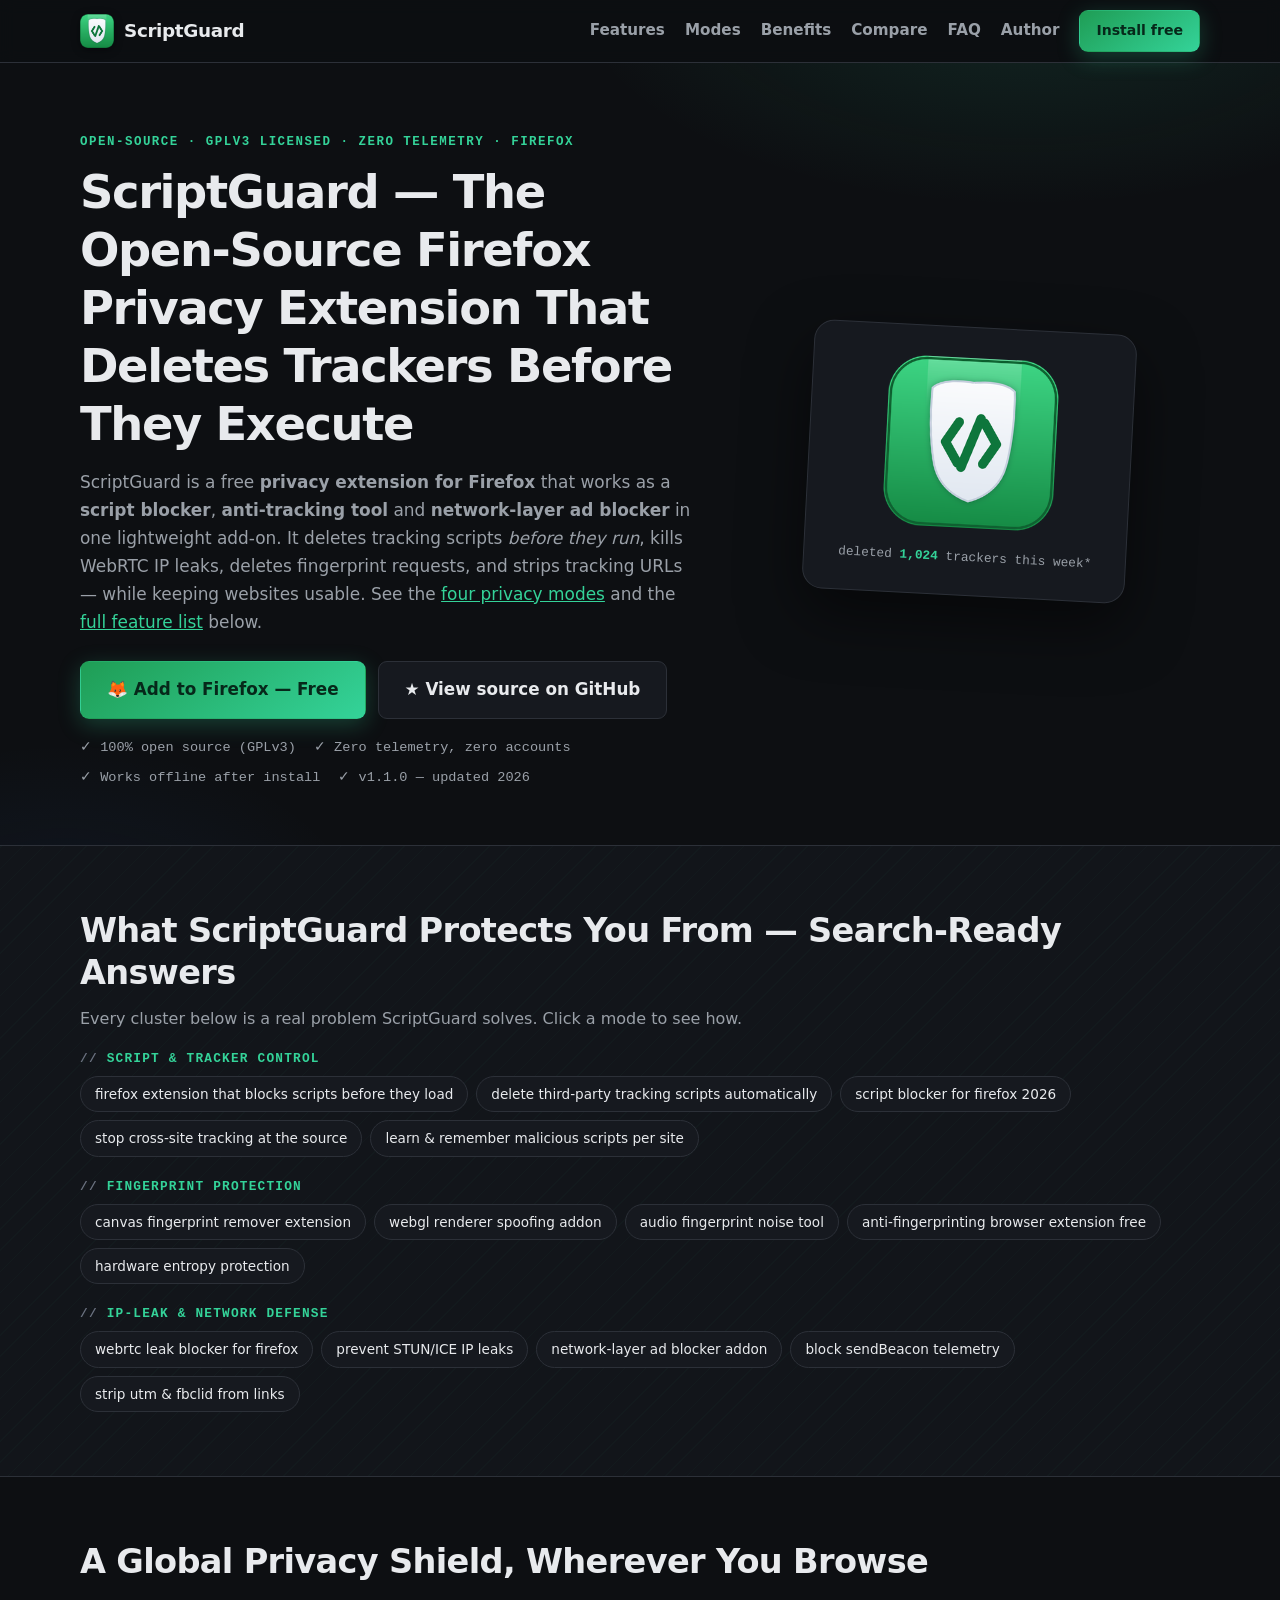
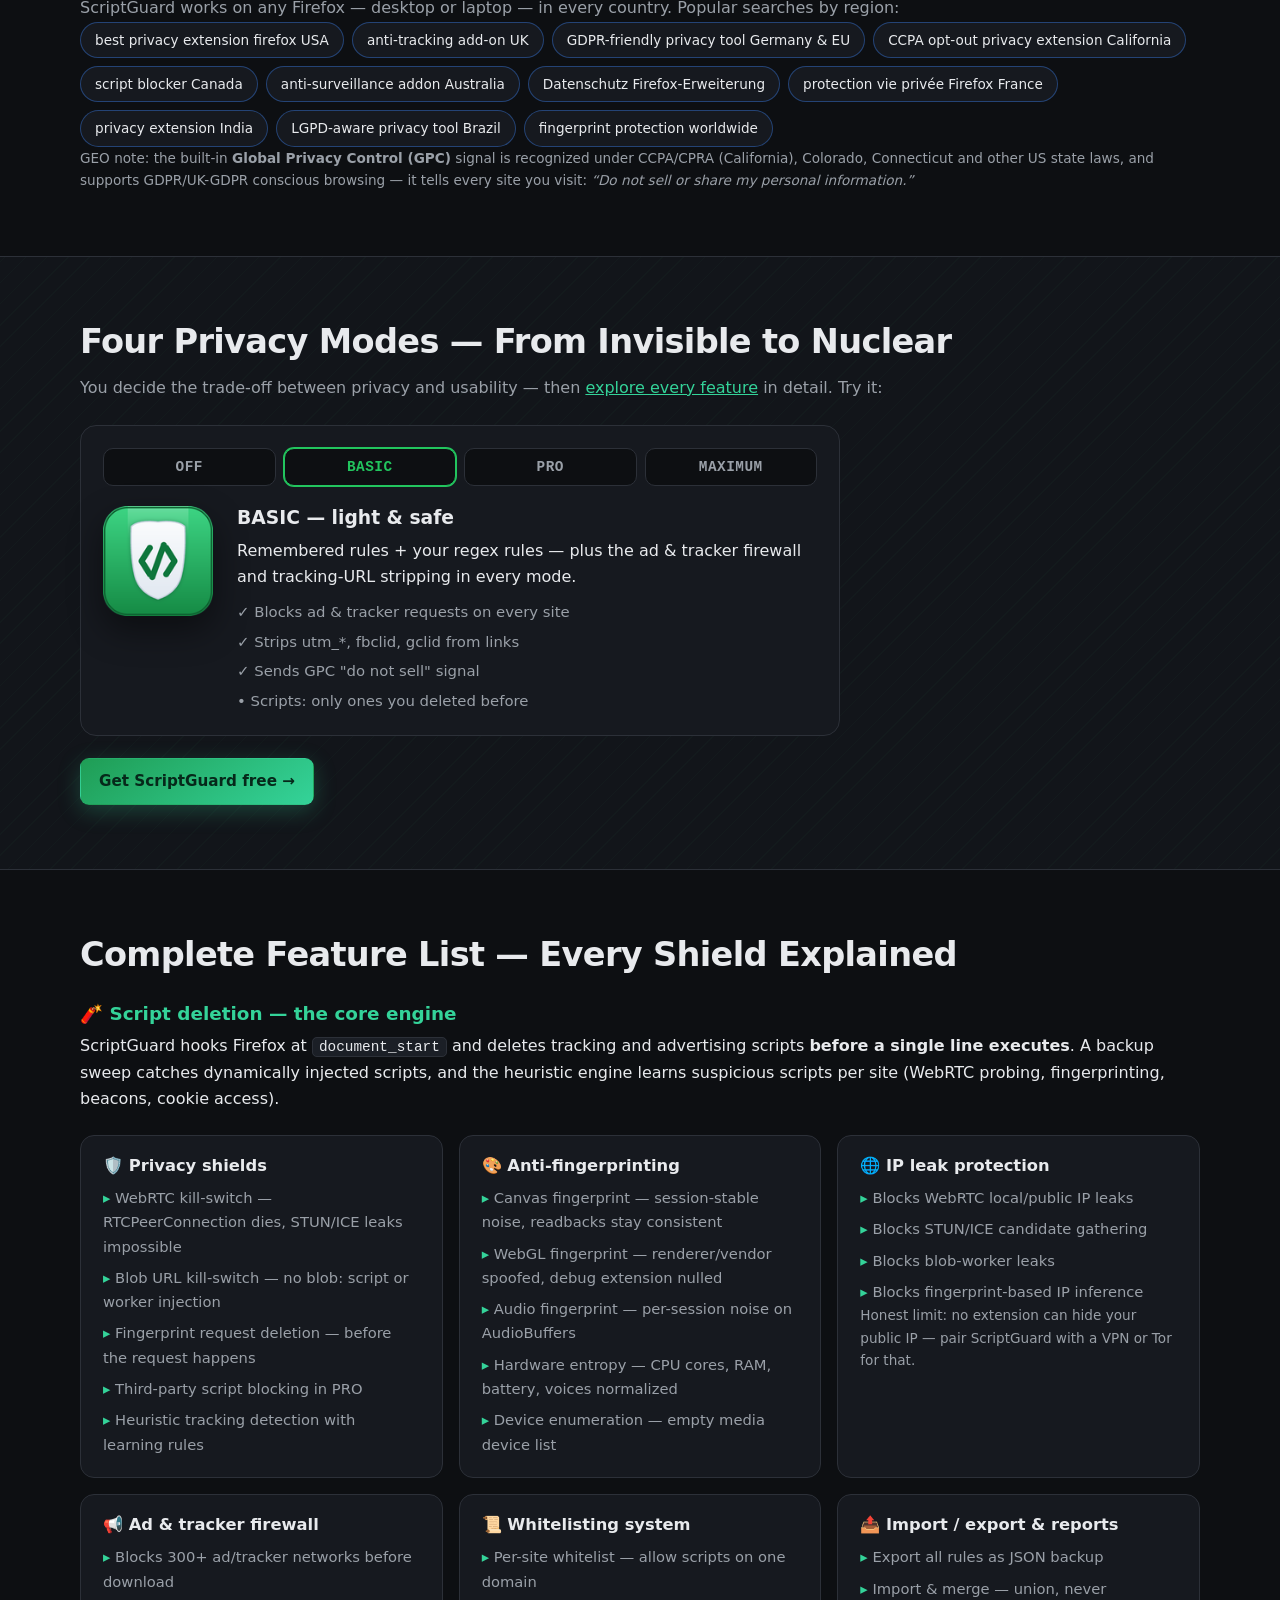
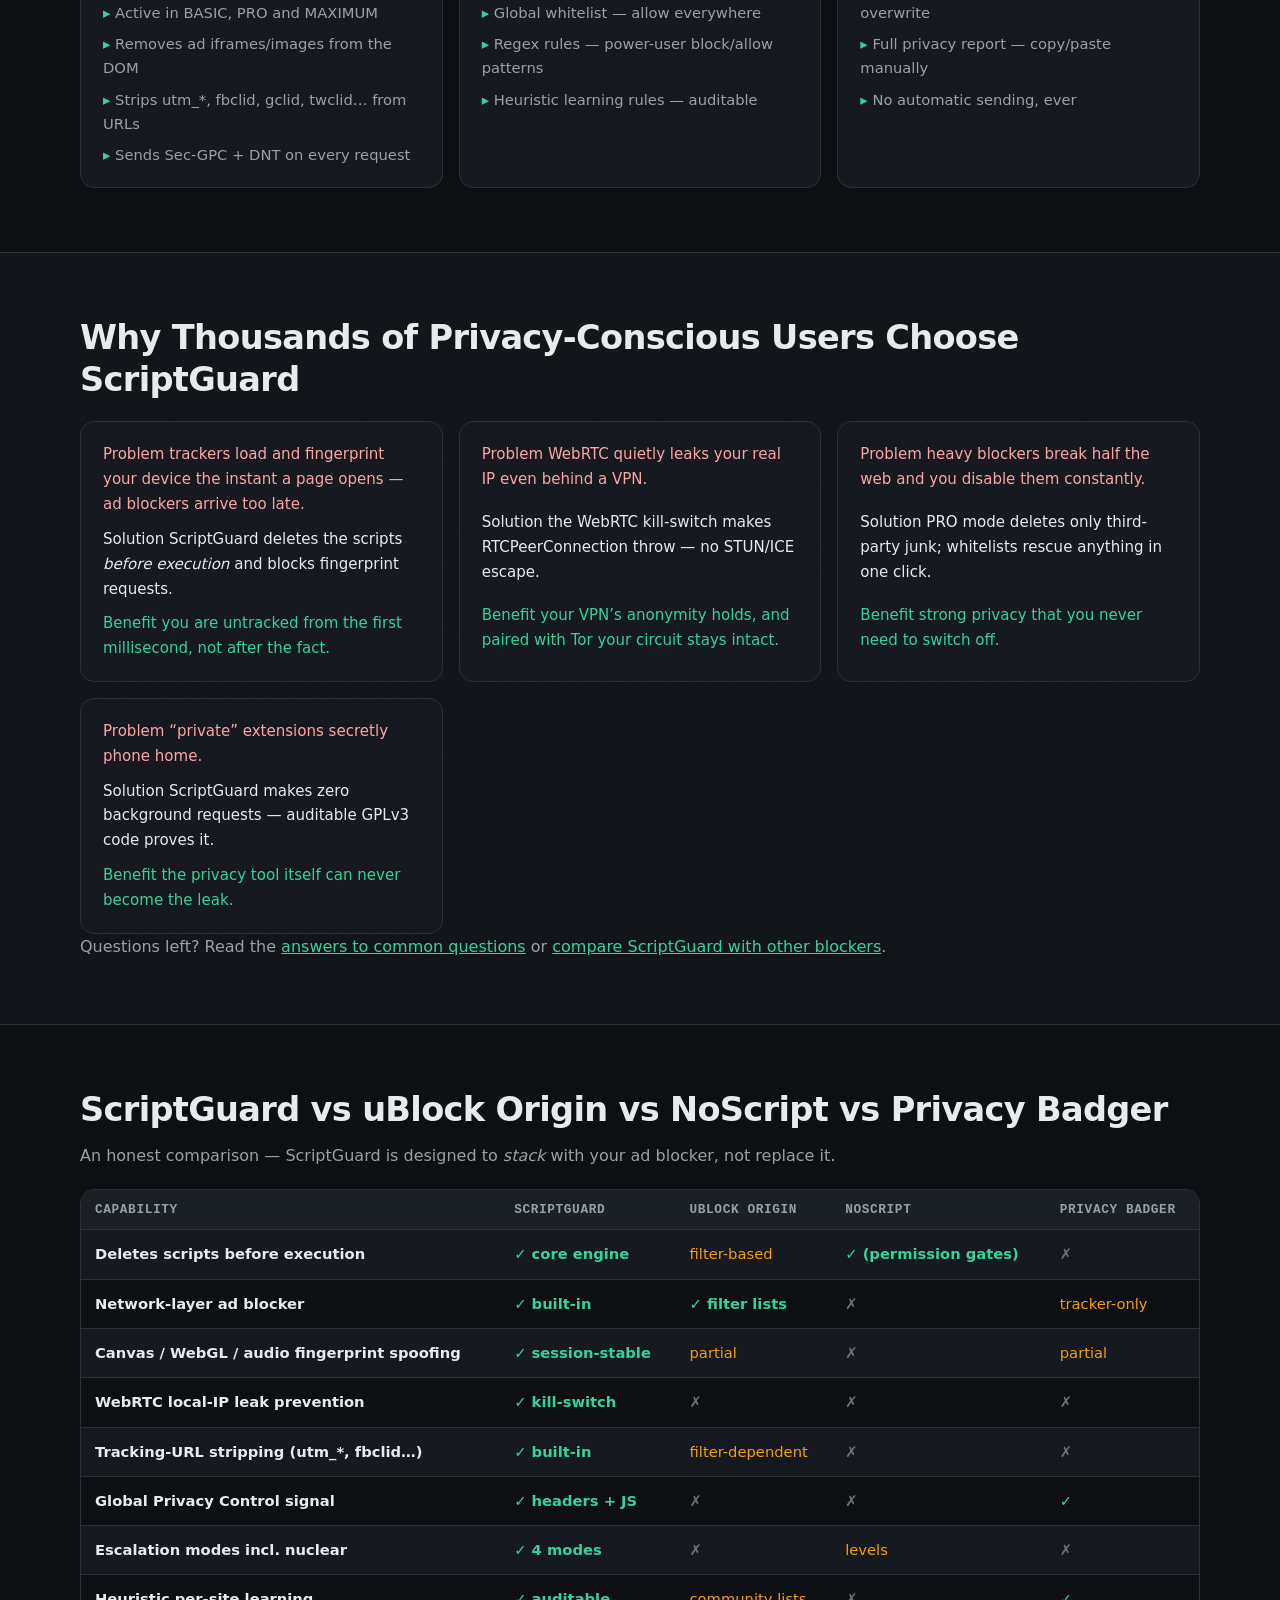
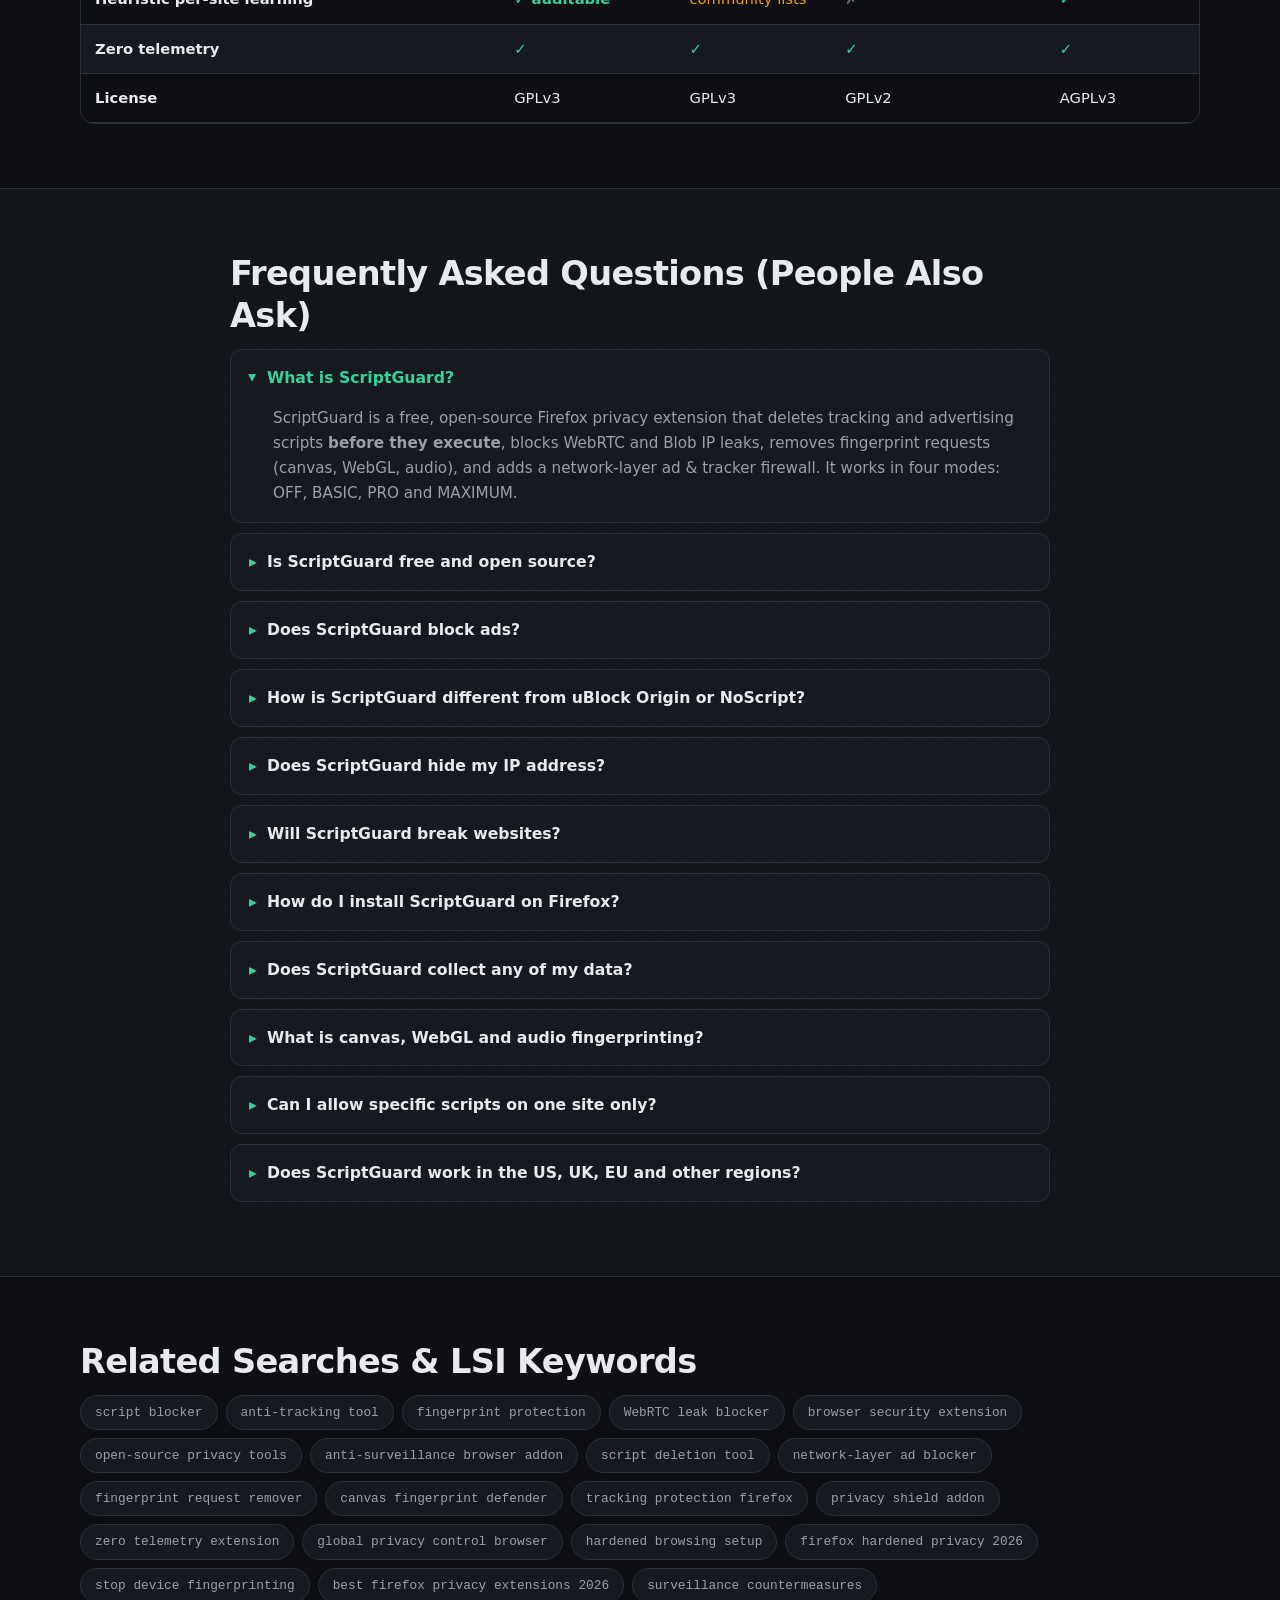
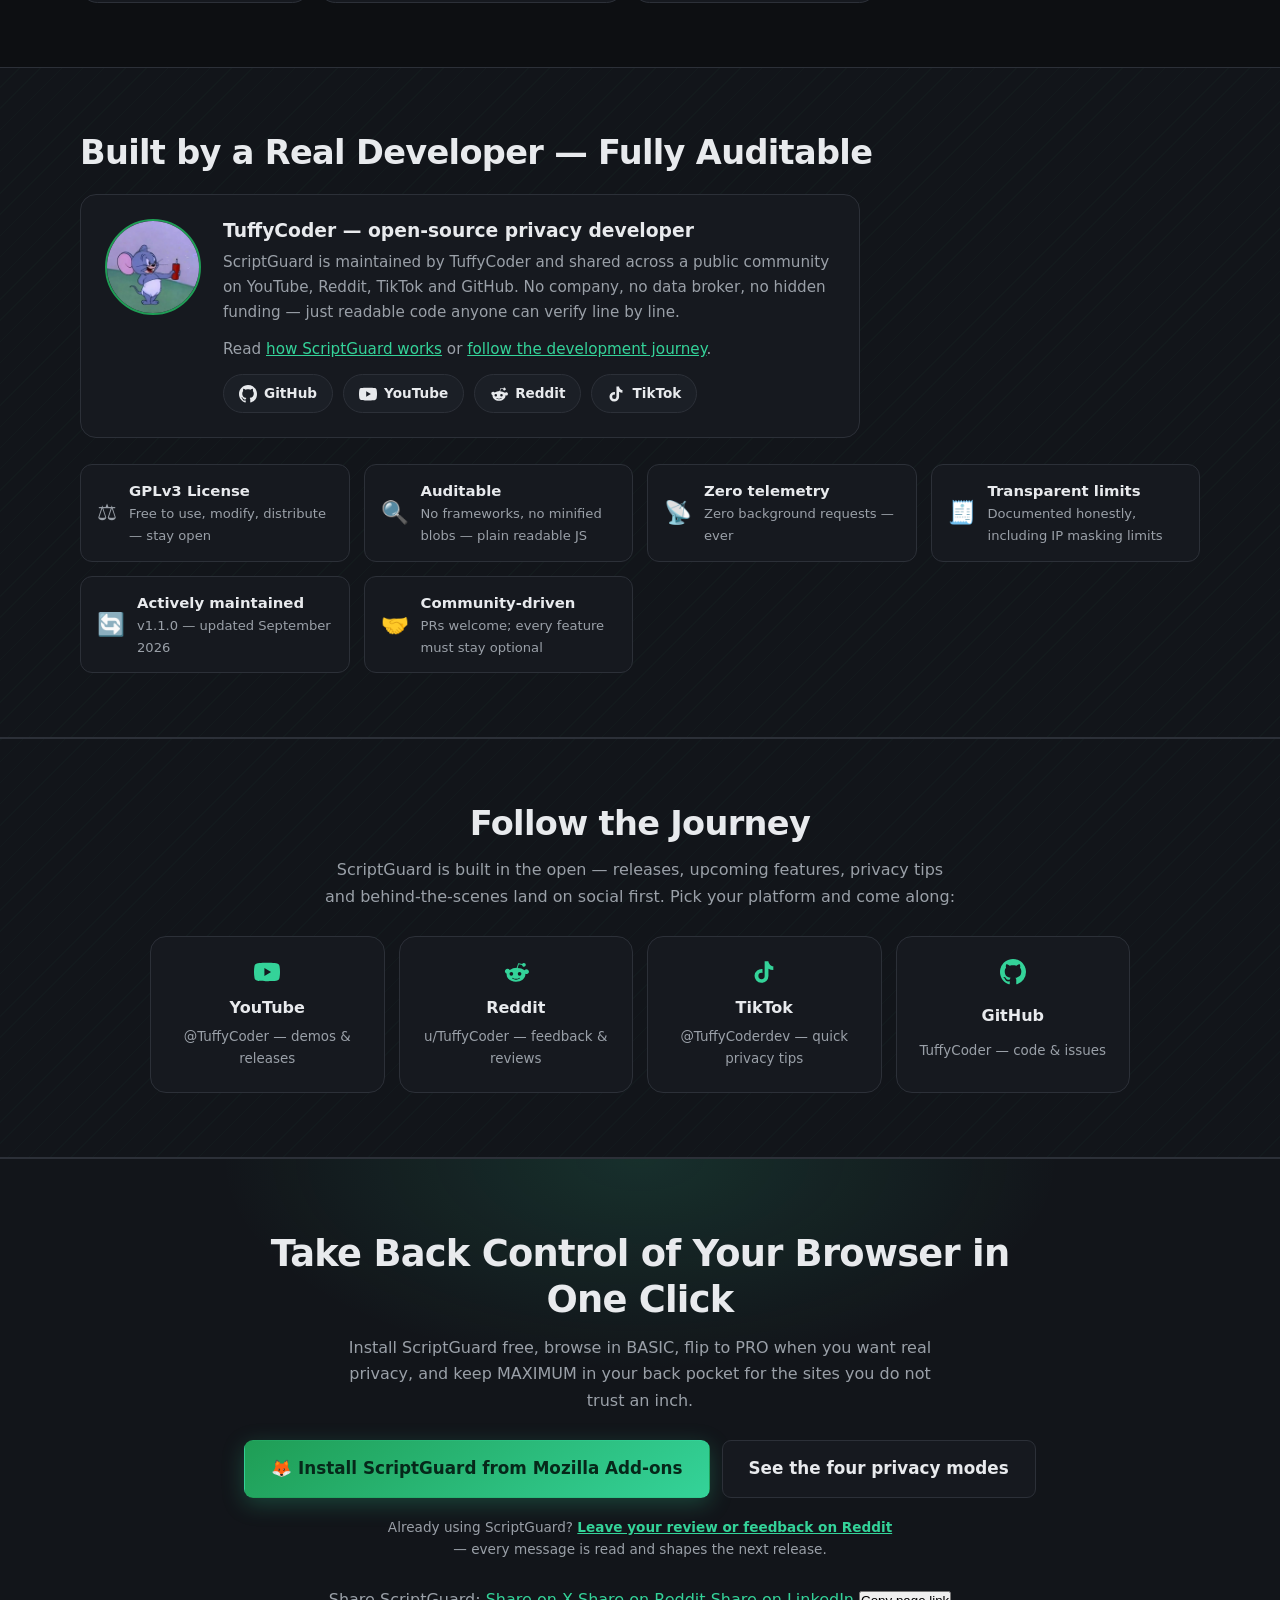
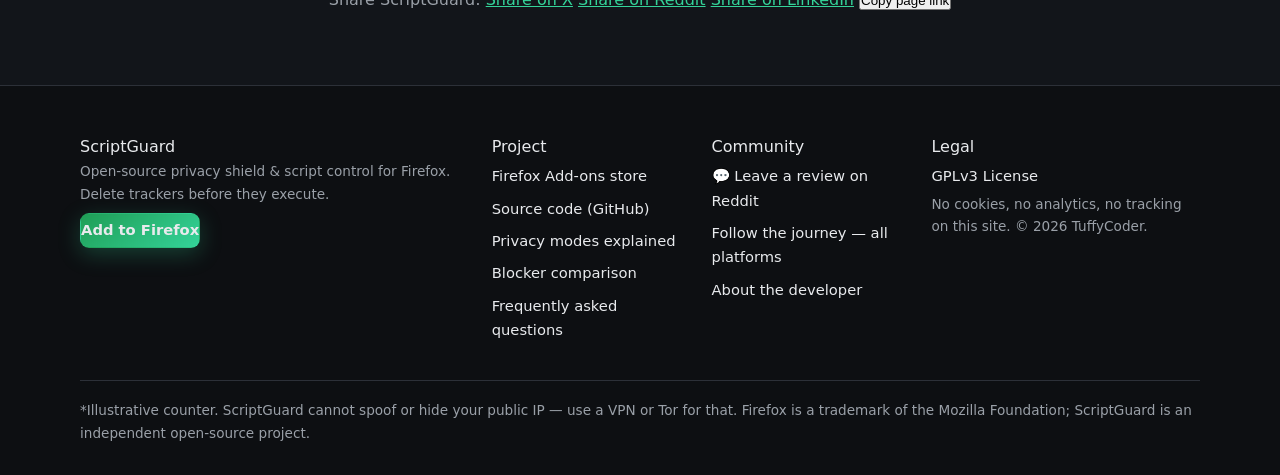
<file: scriptguard-website/index.html>
<!DOCTYPE html>
<html lang="en">
<head>
  <meta charset="utf-8">
  <meta name="viewport" content="width=device-width, initial-scale=1">
  <title>ScriptGuard – Open‑Source Privacy Shield for Firefox (2026)</title>
  <meta name="description" content="ScriptGuard deletes tracking scripts before they execute, blocks WebRTC leaks, fingerprinting and ads. Free, open-source Firefox privacy extension.">
  <meta name="keywords" content="privacy extension, script blocker, anti-tracking tool, fingerprint protection, WebRTC leak blocker, browser security extension, open-source privacy tools, 2026 privacy extension, anti-surveillance browser addon, script deletion tool, network-layer ad blocker, fingerprint request remover, Firefox privacy add-on, canvas fingerprint defender, anti-fingerprinting">
  <meta name="author" content="TuffyCoder">
  <meta name="robots" content="index, follow, max-image-preview:large, max-snippet:-1">
  <meta name="theme-color" content="#0d0f12">
  <link rel="canonical" href="https://tuffycoder.github.io/ScriptGuard/">
  <link rel="icon" type="image/png" sizes="64x64" href="favicon.png">
  <link rel="apple-touch-icon" sizes="180x180" href="apple-touch-icon.png">
  <link rel="stylesheet" href="styles.css">

  <!-- Open Graph -->
  <meta property="og:type" content="website">
  <meta property="og:site_name" content="ScriptGuard">
  <meta property="og:title" content="ScriptGuard – Open-Source Firefox Privacy Extension (2026)">
  <meta property="og:description" content="ScriptGuard deletes tracking scripts before they execute, blocks WebRTC leaks, fingerprinting and ads. Free, open-source Firefox privacy extension.">
  <meta property="og:url" content="https://tuffycoder.github.io/ScriptGuard/">
  <meta property="og:image" content="https://tuffycoder.github.io/ScriptGuard/avatar.png">
  <meta property="og:locale" content="en_US">

  <!-- Twitter -->
  <meta name="twitter:card" content="summary">
  <meta name="twitter:title" content="ScriptGuard – Open-Source Firefox Privacy Extension (2026)">
  <meta name="twitter:description" content="ScriptGuard deletes tracking scripts before they execute, blocks WebRTC leaks, fingerprinting and ads. Free, open-source Firefox privacy extension.">
  <meta name="twitter:image" content="https://tuffycoder.github.io/ScriptGuard/avatar.png">

  <!-- JSON-LD: SoftwareApplication -->
  <script type="application/ld+json">
  {
    "@context": "https://schema.org",
    "@type": "SoftwareApplication",
    "name": "ScriptGuard",
    "alternateName": "ScriptGuard Privacy Shield",
    "applicationCategory": "SecurityApplication",
    "operatingSystem": "Firefox 91+",
    "softwareVersion": "1.1.0",
    "datePublished": "2025-09-05",
    "dateModified": "2026-09-05",
    "url": "https://tuffycoder.github.io/ScriptGuard/",
    "downloadUrl": "https://addons.mozilla.org/en-GB/firefox/addon/scriptguard/",
    "license": "https://www.gnu.org/licenses/gpl-3.0",
    "isAccessibleForFree": true,
    "offers": { "@type": "Offer", "price": "0", "priceCurrency": "USD" },
    "description": "Open-source Firefox privacy extension that deletes tracking and ad scripts before they execute, blocks WebRTC and Blob IP leaks, removes fingerprint requests, and adds a network-layer ad & tracker firewall. Zero telemetry.",
    "author": {
      "@type": "Person",
      "name": "TuffyCoder",
      "url": "https://github.com/TuffyCoder",
      "sameAs": [
        "https://github.com/TuffyCoder",
        "https://www.youtube.com/@TuffyCoder",
        "https://reddit.com/u/TuffyCoder",
        "https://tiktok.com/@TuffyCoderdev"
      ]
    },
    "featureList": [
      "Deletes scripts before execution",
      "Ad & tracker firewall at the network layer",
      "WebRTC kill-switch",
      "Blob URL kill-switch",
      "Canvas, WebGL and audio fingerprint protection",
      "Tracking-URL stripping (utm_*, fbclid, gclid)",
      "Global Privacy Control (GPC + DNT)",
      "Import / export rules as JSON",
      "Zero telemetry"
    ]
  }
  </script>

  <!-- JSON-LD: WebSite -->
  <script type="application/ld+json">
  {
    "@context": "https://schema.org",
    "@type": "WebSite",
    "name": "ScriptGuard",
    "url": "https://tuffycoder.github.io/ScriptGuard/",
    "publisher": {
      "@type": "Person",
      "name": "TuffyCoder",
      "url": "https://github.com/TuffyCoder"
    },
    "inLanguage": "en"
  }
  </script>

  <!-- JSON-LD: BreadcrumbList -->
  <script type="application/ld+json">
  {
    "@context": "https://schema.org",
    "@type": "BreadcrumbList",
    "itemListElement": [
      { "@type": "ListItem", "position": 1, "name": "ScriptGuard", "item": "https://tuffycoder.github.io/ScriptGuard/" },
      { "@type": "ListItem", "position": 2, "name": "Features", "item": "https://tuffycoder.github.io/ScriptGuard/#features" },
      { "@type": "ListItem", "position": 3, "name": "FAQ", "item": "https://tuffycoder.github.io/ScriptGuard/#faq" }
    ]
  }
  </script>

  <!-- JSON-LD: Person (EEAT) -->
  <script type="application/ld+json">
  {
    "@context": "https://schema.org",
    "@type": "Person",
    "name": "TuffyCoder",
    "url": "https://github.com/TuffyCoder",
    "image": "https://tuffycoder.github.io/ScriptGuard/avatar.png",
    "jobTitle": "Open-source privacy developer",
    "sameAs": [
      "https://github.com/TuffyCoder",
      "https://www.youtube.com/@TuffyCoder",
      "https://reddit.com/u/TuffyCoder",
      "https://tiktok.com/@TuffyCoderdev"
    ]
  }
  </script>

  <!-- JSON-LD: FAQPage (mirrors the visible FAQ) -->
  <script type="application/ld+json">
  {
    "@context": "https://schema.org",
    "@type": "FAQPage",
    "mainEntity": [
      {
        "@type": "Question",
        "name": "What is ScriptGuard?",
        "acceptedAnswer": { "@type": "Answer", "text": "ScriptGuard is a free, open-source Firefox privacy extension that deletes tracking and advertising scripts BEFORE they execute, blocks WebRTC and Blob IP leaks, removes fingerprint requests (canvas, WebGL, audio), and adds a network-layer ad & tracker firewall. It works in four modes: OFF, BASIC, PRO and MAXIMUM." }
      },
      {
        "@type": "Question",
        "name": "Is ScriptGuard free and open source?",
        "acceptedAnswer": { "@type": "Answer", "text": "Yes. ScriptGuard is 100% free and GPLv3 licensed. Every line of code is public on GitHub, there are no accounts, no premium tiers and zero telemetry. You can audit the source or build it yourself." }
      },
      {
        "@type": "Question",
        "name": "Does ScriptGuard block ads?",
        "acceptedAnswer": { "@type": "Answer", "text": "Yes. ScriptGuard includes an ad & tracker firewall that cancels requests to known advertising and tracking domains before anything is downloaded, in every active mode (BASIC, PRO and MAXIMUM). It also removes ad iframes and images from the page so empty ad boxes collapse." }
      },
      {
        "@type": "Question",
        "name": "How is ScriptGuard different from uBlock Origin or NoScript?",
        "acceptedAnswer": { "@type": "Answer", "text": "uBlock Origin filters requests with filter lists; NoScript toggles script permissions. ScriptGuard goes further: it deletes scripts from the DOM before execution, spoofs canvas/WebGL/audio fingerprinting with session-stable noise, kills WebRTC IP leaks, strips tracking URLs like utm_* and fbclid, and sends Global Privacy Control signals. It is designed to stack alongside an ad blocker, not replace it." }
      },
      {
        "@type": "Question",
        "name": "Does ScriptGuard hide my IP address?",
        "acceptedAnswer": { "@type": "Answer", "text": "No — and no browser extension can. ScriptGuard blocks browser-level IP leaks (WebRTC/STUN/ICE, blob workers, fingerprint-based inference), but hiding your public IP requires a VPN or Tor. ScriptGuard is fully compatible with both." }
      },
      {
        "@type": "Question",
        "name": "Will ScriptGuard break websites?",
        "acceptedAnswer": { "@type": "Answer", "text": "In BASIC and PRO modes, sites stay usable: PRO deletes third-party scripts and ads while first-party content keeps working, and whitelists let you allow anything. MAXIMUM mode is intentionally nuclear — it deletes every script and will break most sites by design. You choose the trade-off per site." }
      },
      {
        "@type": "Question",
        "name": "How do I install ScriptGuard on Firefox?",
        "acceptedAnswer": { "@type": "Answer", "text": "One click: open ScriptGuard on addons.mozilla.org and click Add to Firefox. Developers can also clone the GitHub repository and load it via about:debugging > This Firefox > Load Temporary Add-on." }
      },
      {
        "@type": "Question",
        "name": "Does ScriptGuard collect any of my data?",
        "acceptedAnswer": { "@type": "Answer", "text": "No. ScriptGuard has zero telemetry, makes zero background requests and stores all rules locally in your browser. It also sends Global Privacy Control (GPC) and DNT signals telling websites not to sell or share your data." }
      },
      {
        "@type": "Question",
        "name": "What is canvas, WebGL and audio fingerprinting?",
        "acceptedAnswer": { "@type": "Answer", "text": "Fingerprinting is a tracking technique where scripts read tiny hardware-specific differences (canvas rendering, WebGL renderer strings, audio processing) to build a unique ID for your device — no cookies needed. ScriptGuard spoofs these readings with session-stable noise in PRO mode and deletes them entirely in MAXIMUM mode, so your device cannot be re-identified across sessions." }
      },
      {
        "@type": "Question",
        "name": "Can I allow specific scripts on one site only?",
        "acceptedAnswer": { "@type": "Answer", "text": "Yes. ScriptGuard has a per-site whitelist, a global whitelist, user regex rules and heuristic learning rules — all exportable and importable as JSON, so you can back up or share your rule set." }
      },
      {
        "@type": "Question",
        "name": "Does ScriptGuard work in the US, UK, EU and other regions?",
        "acceptedAnswer": { "@type": "Answer", "text": "Yes. ScriptGuard works worldwide on any Firefox browser. Its Global Privacy Control signal is recognized under US state privacy laws like CCPA/CPRA in the United States, and supports GDPR-conscious browsing in the EU and UK. All features work regardless of region — no geo-restrictions." }
      }
    ]
  }
  </script>
</head>
<body>

  <!-- ================= HEADER / NAV ================= -->
  <header class="site-header" id="top">
    <nav class="nav container" aria-label="Main navigation">
      <a class="brand" href="#top" aria-label="ScriptGuard home">
        <img src="logo.png" alt="ScriptGuard logo" width="34" height="34" class="brand-logo">
        <span>ScriptGuard</span>
      </a>
      <button class="nav-toggle" id="navToggle" aria-expanded="false" aria-controls="navLinks" aria-label="Toggle menu">☰</button>
      <div class="nav-links" id="navLinks">
        <a href="#features">Features</a>
        <a href="#modes">Modes</a>
        <a href="#benefits">Benefits</a>
        <a href="#compare">Compare</a>
        <a href="#faq">FAQ</a>
        <a href="#author">Author</a>
        <a class="btn btn-primary btn-nav" href="https://addons.mozilla.org/en-GB/firefox/addon/scriptguard/" target="_blank" rel="noopener noreferrer">Install free</a>
      </div>
    </nav>
  </header>

  <!-- ================= HERO ================= -->
  <section class="hero">
    <div class="container hero-grid">
      <div class="hero-copy">
        <p class="eyebrow">Open-source · GPLv3 licensed · Zero telemetry · Firefox</p>
        <h1>ScriptGuard — The Open-Source Firefox Privacy Extension That Deletes Trackers Before They Execute</h1>
        <p class="lede">
          ScriptGuard is a free <strong>privacy extension for Firefox</strong> that works as a
          <strong>script blocker</strong>, <strong>anti-tracking tool</strong> and <strong>network-layer ad blocker</strong>
          in one lightweight add-on. It deletes tracking scripts <em>before they run</em>, kills WebRTC IP leaks,
          deletes fingerprint requests, and strips tracking URLs — while keeping websites usable. See the
        <a href="#modes">four privacy modes</a> and the
        <a href="#features">full feature list</a> below.
        </p>
        <div class="hero-ctas">
          <a class="btn btn-primary btn-lg" href="https://addons.mozilla.org/en-GB/firefox/addon/scriptguard/" target="_blank" rel="noopener noreferrer">🦊 Add to Firefox — Free</a>
          <a class="btn btn-ghost btn-lg" href="https://github.com/TuffyCoder/ScriptGuard" target="_blank" rel="noopener noreferrer">★ View source on GitHub</a>
        </div>
        <ul class="trust-strip" aria-label="Trust signals">
          <li>✓ 100% open source (GPLv3)</li>
          <li>✓ Zero telemetry, zero accounts</li>
          <li>✓ Works offline after install</li>
          <li>✓ v1.1.0 — updated 2026</li>
        </ul>
      </div>
      <div class="hero-visual" aria-hidden="true">
        <div class="shield-card">
          <img src="logo.png" alt="ScriptGuard shield icon" width="170" height="170" class="hero-shield">
          <p class="shield-caption">deleted <b id="demoCount">1,024</b> trackers this week*</p>
        </div>
      </div>
    </div>
  </section>

  <!-- ================= LONG-TAIL KEYWORD CLUSTERS ================= -->
  <section class="section section-alt" aria-labelledby="ltl-h">
    <div class="container">
      <h2 id="ltl-h" class="h2">What ScriptGuard Protects You From — Search-Ready Answers</h2>
      <p class="muted">Every cluster below is a real problem ScriptGuard solves. Click a mode to see how.</p>
      <div class="chip-groups">
        <div class="chip-group">
          <p class="chip-title">Script &amp; tracker control</h3>
          <div class="chips">
            <span class="chip">firefox extension that blocks scripts before they load</span>
            <span class="chip">delete third-party tracking scripts automatically</span>
            <span class="chip">script blocker for firefox 2026</span>
            <span class="chip">stop cross-site tracking at the source</span>
            <span class="chip">learn &amp; remember malicious scripts per site</span>
          </div>
        </div>
        <div class="chip-group">
          <p class="chip-title">Fingerprint protection</h3>
          <div class="chips">
            <span class="chip">canvas fingerprint remover extension</span>
            <span class="chip">webgl renderer spoofing addon</span>
            <span class="chip">audio fingerprint noise tool</span>
            <span class="chip">anti-fingerprinting browser extension free</span>
            <span class="chip">hardware entropy protection</span>
          </div>
        </div>
        <div class="chip-group">
          <p class="chip-title">IP-leak &amp; network defense</h3>
          <div class="chips">
            <span class="chip">webrtc leak blocker for firefox</span>
            <span class="chip">prevent STUN/ICE IP leaks</span>
            <span class="chip">network-layer ad blocker addon</span>
            <span class="chip">block sendBeacon telemetry</span>
            <span class="chip">strip utm &amp; fbclid from links</span>
          </div>
        </div>
      </div>
    </div>
  </section>

  <!-- ================= GEO CLUSTERS ================= -->
  <section class="section" aria-labelledby="geo-h">
    <div class="container">
      <h2 id="geo-h" class="h2">A Global Privacy Shield, Wherever You Browse</h2>
      <p class="muted">ScriptGuard works on any Firefox — desktop or laptop — in every country. Popular searches by region:</p>
      <div class="chips chips-geo">
        <span class="chip chip-geo">best privacy extension firefox USA</span>
        <span class="chip chip-geo">anti-tracking add-on UK</span>
        <span class="chip chip-geo">GDPR-friendly privacy tool Germany &amp; EU</span>
        <span class="chip chip-geo"> CCPA opt-out privacy extension California</span>
        <span class="chip chip-geo">script blocker Canada</span>
        <span class="chip chip-geo">anti-surveillance addon Australia</span>
        <span class="chip chip-geo">Datenschutz Firefox-Erweiterung</span>
        <span class="chip chip-geo">protection vie privée Firefox France</span>
        <span class="chip chip-geo">privacy extension India</span>
        <span class="chip chip-geo">LGPD-aware privacy tool Brazil</span>
        <span class="chip chip-geo">fingerprint protection worldwide</span>
      </div>
      <p class="muted small">GEO note: the built-in <strong>Global Privacy Control (GPC)</strong> signal is recognized under CCPA/CPRA (California), Colorado, Connecticut and other US state laws, and supports GDPR/UK-GDPR conscious browsing — it tells every site you visit: <em>“Do not sell or share my personal information.”</em></p>
    </div>
  </section>

  <!-- ================= MODES (interactive) ================= -->
  <section class="section section-alt" id="modes" aria-labelledby="modes-h">
    <div class="container">
      <h2 id="modes-h" class="h2">Four Privacy Modes — From Invisible to Nuclear</h2>
      <p class="muted">You decide the trade-off between privacy and usability — then
      <a href="#features">explore every feature</a> in detail. Try it:</p>

      <div class="mode-demo">
        <div class="mode-buttons" role="tablist" aria-label="Privacy modes">
          <button class="mode-btn" data-mode="OFF" role="tab">OFF</button>
          <button class="mode-btn is-active" data-mode="BASIC" role="tab">BASIC</button>
          <button class="mode-btn" data-mode="PRO" role="tab">PRO</button>
          <button class="mode-btn" data-mode="MAXIMUM" role="tab">MAXIMUM</button>
        </div>
        <div class="mode-panel">
          <img src="mode-basic.png" alt="ScriptGuard BASIC mode icon" width="110" height="110" id="modeIcon" class="mode-icon">
          <div class="mode-info">
            <h3 class="mode-name" id="modeName">BASIC — light &amp; safe</h3>
            <p id="modeDesc">Remembered rules + your regex rules — plus the ad &amp; tracker firewall and tracking-URL stripping in every mode.</p>
            <ul class="mode-list" id="modeList">
              <li>✓ Blocks ad &amp; tracker requests on every site</li>
              <li>✓ Strips utm_*, fbclid, gclid from links</li>
              <li>✓ Sends GPC “do not sell” signal</li>
              <li>• Scripts: only ones you deleted before</li>
            </ul>
          </div>
        </div>
      </div>

      <div class="cta-inline">
        <a class="btn btn-primary" href="https://addons.mozilla.org/en-GB/firefox/addon/scriptguard/" target="_blank" rel="noopener noreferrer">Get ScriptGuard free →</a>
      </div>
    </div>
  </section>

  <!-- ================= FEATURES ================= -->
  <section class="section" id="features" aria-labelledby="features-h">
    <div class="container">
      <h2 id="features-h" class="h2">Complete Feature List — Every Shield Explained</h2>

      <h3 class="h3">🧨 Script deletion — the core engine</h3>
      <p>ScriptGuard hooks Firefox at <code>document_start</code> and deletes tracking and advertising scripts
      <strong>before a single line executes</strong>. A backup sweep catches dynamically injected scripts, and the
      heuristic engine learns suspicious scripts per site (WebRTC probing, fingerprinting, beacons, cookie access).</p>

      <div class="feature-grid">
        <article class="feature-card">
          <h3>🛡️ Privacy shields</h3>
          <ul>
            <li>WebRTC kill-switch — RTCPeerConnection dies, STUN/ICE leaks impossible</li>
            <li>Blob URL kill-switch — no blob: script or worker injection</li>
            <li>Fingerprint request deletion — before the request happens</li>
            <li>Third-party script blocking in PRO</li>
            <li>Heuristic tracking detection with learning rules</li>
          </ul>
        </article>
        <article class="feature-card">
          <h3>🎨 Anti-fingerprinting</h3>
          <ul>
            <li>Canvas fingerprint — session-stable noise, readbacks stay consistent</li>
            <li>WebGL fingerprint — renderer/vendor spoofed, debug extension nulled</li>
            <li>Audio fingerprint — per-session noise on AudioBuffers</li>
            <li>Hardware entropy — CPU cores, RAM, battery, voices normalized</li>
            <li>Device enumeration — empty media device list</li>
          </ul>
        </article>
        <article class="feature-card">
          <h3>🌐 IP leak protection</h3>
          <ul>
            <li>Blocks WebRTC local/public IP leaks</li>
            <li>Blocks STUN/ICE candidate gathering</li>
            <li>Blocks blob-worker leaks</li>
            <li>Blocks fingerprint-based IP inference</li>
          </ul>
          <p class="small muted">Honest limit: no extension can hide your public IP — pair ScriptGuard with a VPN or Tor for that.</p>
        </article>
        <article class="feature-card">
          <h3>📢 Ad &amp; tracker firewall</h3>
          <ul>
            <li>Blocks 300+ ad/tracker networks before download</li>
            <li>Active in BASIC, PRO and MAXIMUM</li>
            <li>Removes ad iframes/images from the DOM</li>
            <li>Strips utm_*, fbclid, gclid, twclid… from URLs</li>
            <li>Sends Sec-GPC + DNT on every request</li>
          </ul>
        </article>
        <article class="feature-card">
          <h3>📜 Whitelisting system</h3>
          <ul>
            <li>Per-site whitelist — allow scripts on one domain</li>
            <li>Global whitelist — allow everywhere</li>
            <li>Regex rules — power-user block/allow patterns</li>
            <li>Heuristic learning rules — auditable</li>
          </ul>
        </article>
        <article class="feature-card">
          <h3>📤 Import / export &amp; reports</h3>
          <ul>
            <li>Export all rules as JSON backup</li>
            <li>Import &amp; merge — union, never overwrite</li>
            <li>Full privacy report — copy/paste manually</li>
            <li>No automatic sending, ever</li>
          </ul>
        </article>
      </div>
    </div>
  </section>

  <!-- ================= PROBLEM → SOLUTION → BENEFIT ================= -->
  <section class="section section-alt" id="benefits" aria-labelledby="benefits-h">
    <div class="container">
      <h2 id="benefits-h" class="h2">Why Thousands of Privacy-Conscious Users Choose ScriptGuard</h2>
      <div class="psb-grid">
        <article class="psb">
          <p class="psb-problem"><span class="psb-tag">Problem</span> trackers load and fingerprint your device the instant a page opens — ad blockers arrive too late.</p>
          <p class="psb-solution"><span class="psb-tag">Solution</span> ScriptGuard deletes the scripts <em>before execution</em> and blocks fingerprint requests.</p>
          <p class="psb-benefit"><span class="psb-tag">Benefit</span> you are untracked from the first millisecond, not after the fact.</p>
        </article>
        <article class="psb">
          <p class="psb-problem"><span class="psb-tag">Problem</span> WebRTC quietly leaks your real IP even behind a VPN.</p>
          <p class="psb-solution"><span class="psb-tag">Solution</span> the WebRTC kill-switch makes RTCPeerConnection throw — no STUN/ICE escape.</p>
          <p class="psb-benefit"><span class="psb-tag">Benefit</span> your VPN’s anonymity holds, and paired with Tor your circuit stays intact.</p>
        </article>
        <article class="psb">
          <p class="psb-problem"><span class="psb-tag">Problem</span> heavy blockers break half the web and you disable them constantly.</p>
          <p class="psb-solution"><span class="psb-tag">Solution</span> PRO mode deletes only third-party junk; whitelists rescue anything in one click.</p>
          <p class="psb-benefit"><span class="psb-tag">Benefit</span> strong privacy that you never need to switch off.</p>
        </article>
        <article class="psb">
          <p class="psb-problem"><span class="psb-tag">Problem</span> “private” extensions secretly phone home.</p>
          <p class="psb-solution"><span class="psb-tag">Solution</span> ScriptGuard makes zero background requests — auditable GPLv3 code proves it.</p>
          <p class="psb-benefit"><span class="psb-tag">Benefit</span> the privacy tool itself can never become the leak.</p>
        </article>
      </div>
      <p class="muted">Questions left? Read the <a href="#faq">answers to common questions</a>
      or <a href="#compare">compare ScriptGuard with other blockers</a>.</p>
    </div>
  </section>

  <!-- ================= COMPARISON ================= -->
  <section class="section" id="compare" aria-labelledby="compare-h">
    <div class="container">
      <h2 id="compare-h" class="h2">ScriptGuard vs uBlock Origin vs NoScript vs Privacy Badger</h2>
      <p class="muted">An honest comparison — ScriptGuard is designed to <em>stack</em> with your ad blocker, not replace it.</p>
      <div class="table-wrap">
        <table class="compare-table">
          <thead>
            <tr><th scope="col">Capability</th><th scope="col">ScriptGuard</th><th scope="col">uBlock Origin</th><th scope="col">NoScript</th><th scope="col">Privacy Badger</th></tr>
          </thead>
          <tbody>
            <tr><td>Deletes scripts before execution</td><td class="yes">✓ core engine</td><td class="part">filter-based</td><td class="yes">✓ (permission gates)</td><td class="no">✗</td></tr>
            <tr><td>Network-layer ad blocker</td><td class="yes">✓ built-in</td><td class="yes">✓ filter lists</td><td class="no">✗</td><td class="part">tracker-only</td></tr>
            <tr><td>Canvas / WebGL / audio fingerprint spoofing</td><td class="yes">✓ session-stable</td><td class="part">partial</td><td class="no">✗</td><td class="part">partial</td></tr>
            <tr><td>WebRTC local-IP leak prevention</td><td class="yes">✓ kill-switch</td><td class="no">✗</td><td class="no">✗</td><td class="no">✗</td></tr>
            <tr><td>Tracking-URL stripping (utm_*, fbclid…)</td><td class="yes">✓ built-in</td><td class="part">filter-dependent</td><td class="no">✗</td><td class="no">✗</td></tr>
            <tr><td>Global Privacy Control signal</td><td class="yes">✓ headers + JS</td><td class="no">✗</td><td class="no">✗</td><td class="yes">✓</td></tr>
            <tr><td>Escalation modes incl. nuclear</td><td class="yes">✓ 4 modes</td><td class="no">✗</td><td class="part">levels</td><td class="no">✗</td></tr>
            <tr><td>Heuristic per-site learning</td><td class="yes">✓ auditable</td><td class="part">community lists</td><td class="no">✗</td><td class="yes">✓</td></tr>
            <tr><td>Zero telemetry</td><td class="yes">✓</td><td class="yes">✓</td><td class="yes">✓</td><td class="yes">✓</td></tr>
            <tr><td>License</td><td>GPLv3</td><td>GPLv3</td><td>GPLv2</td><td>AGPLv3</td></tr>
          </tbody>
        </table>
      </div>
    </div>
  </section>

  <!-- ================= FAQ (People Also Ask) ================= -->
  <section class="section section-alt" id="faq" aria-labelledby="faq-h">
    <div class="container container-narrow">
      <h2 id="faq-h" class="h2">Frequently Asked Questions (People Also Ask)</h2>

      <details class="faq" open>
        <summary>What is ScriptGuard?</summary>
        <p>ScriptGuard is a free, open-source Firefox privacy extension that deletes tracking and advertising scripts <strong>before they execute</strong>, blocks WebRTC and Blob IP leaks, removes fingerprint requests (canvas, WebGL, audio), and adds a network-layer ad &amp; tracker firewall. It works in four modes: OFF, BASIC, PRO and MAXIMUM.</p>
      </details>
      <details class="faq">
        <summary>Is ScriptGuard free and open source?</summary>
        <p>Yes. ScriptGuard is 100% free and GPLv3 licensed. Every line of code is public on GitHub, there are no accounts, no premium tiers and zero telemetry. You can audit the source or build it yourself.</p>
      </details>
      <details class="faq">
        <summary>Does ScriptGuard block ads?</summary>
        <p>Yes. The ad &amp; tracker firewall cancels requests to known advertising and tracking domains <em>before anything is downloaded</em>, in every active mode (BASIC, PRO and MAXIMUM). It also removes ad iframes and images from the page so empty ad boxes collapse.</p>
      </details>
      <details class="faq">
        <summary>How is ScriptGuard different from uBlock Origin or NoScript?</summary>
        <p>uBlock Origin filters requests with filter lists; NoScript toggles script permissions. ScriptGuard goes further: it deletes scripts from the DOM before execution, spoofs canvas/WebGL/audio fingerprinting with session-stable noise, kills WebRTC IP leaks, strips tracking URLs like <code>utm_*</code> and <code>fbclid</code>, and sends Global Privacy Control signals. It is designed to stack alongside an ad blocker, not replace it.</p>
      </details>
      <details class="faq">
        <summary>Does ScriptGuard hide my IP address?</summary>
        <p>No — and no browser extension can. ScriptGuard blocks browser-level IP leaks (WebRTC/STUN/ICE, blob workers, fingerprint-based inference), but hiding your public IP requires a <strong>VPN or Tor</strong>. ScriptGuard is fully compatible with both.</p>
      </details>
      <details class="faq">
        <summary>Will ScriptGuard break websites?</summary>
        <p>In BASIC and PRO modes, sites stay usable: PRO deletes third-party scripts and ads while first-party content keeps working, and whitelists rescue anything in one click. MAXIMUM mode is intentionally nuclear — it deletes every script and will break most sites by design. You choose the trade-off per site.</p>
      </details>
      <details class="faq">
        <summary>How do I install ScriptGuard on Firefox?</summary>
        <p>One click: open <a href="https://addons.mozilla.org/en-GB/firefox/addon/scriptguard/" target="_blank" rel="noopener noreferrer">ScriptGuard on addons.mozilla.org</a> and click <em>Add to Firefox</em>. Developers can also clone the <a href="https://github.com/TuffyCoder/ScriptGuard" target="_blank" rel="noopener noreferrer">GitHub repository</a> and load it via <code>about:debugging</code> → <em>This Firefox</em> → <em>Load Temporary Add-on</em>.</p>
      </details>
      <details class="faq">
        <summary>Does ScriptGuard collect any of my data?</summary>
        <p>No. ScriptGuard has zero telemetry, makes zero background requests and stores all rules locally in your browser. It also sends Global Privacy Control (GPC) and DNT signals telling websites not to sell or share your data.</p>
      </details>
      <details class="faq">
        <summary>What is canvas, WebGL and audio fingerprinting?</summary>
        <p>Fingerprinting is a tracking technique where scripts read tiny hardware-specific differences (canvas rendering, WebGL renderer strings, audio processing) to build a unique ID for your device — no cookies needed. ScriptGuard spoofs these readings with session-stable noise in PRO mode and deletes them entirely in MAXIMUM mode, so your device cannot be re-identified across sessions.</p>
      </details>
      <details class="faq">
        <summary>Can I allow specific scripts on one site only?</summary>
        <p>Yes. ScriptGuard has a per-site whitelist, a global whitelist, user regex rules and heuristic learning rules — all exportable and importable as JSON, so you can back up or share your rule set.</p>
      </details>
      <details class="faq">
        <summary>Does ScriptGuard work in the US, UK, EU and other regions?</summary>
        <p>Yes. ScriptGuard works worldwide on any Firefox browser. Its Global Privacy Control signal is recognized under US state privacy laws like CCPA/CPRA in the United States, and supports GDPR-conscious browsing in the EU and UK. All features work regardless of region — no geo-restrictions.</p>
      </details>
    </div>
  </section>

  <!-- ================= LSI CLOUD ================= -->
  <section class="section" aria-labelledby="lsi-h">
    <div class="container">
      <h2 id="lsi-h" class="h2">Related Searches &amp; LSI Keywords</h2>
      <div class="chips chips-lsi">
        <span class="chip">script blocker</span>
        <span class="chip">anti-tracking tool</span>
        <span class="chip">fingerprint protection</span>
        <span class="chip">WebRTC leak blocker</span>
        <span class="chip">browser security extension</span>
        <span class="chip">open-source privacy tools</span>
        <span class="chip">anti-surveillance browser addon</span>
        <span class="chip">script deletion tool</span>
        <span class="chip">network-layer ad blocker</span>
        <span class="chip">fingerprint request remover</span>
        <span class="chip">canvas fingerprint defender</span>
        <span class="chip">tracking protection firefox</span>
        <span class="chip">privacy shield addon</span>
        <span class="chip">zero telemetry extension</span>
        <span class="chip">global privacy control browser</span>
        <span class="chip">hardened browsing setup</span>
        <span class="chip">firefox hardened privacy 2026</span>
        <span class="chip">stop device fingerprinting</span>
        <span class="chip">best firefox privacy extensions 2026</span>
        <span class="chip">surveillance countermeasures</span>
      </div>
    </div>
  </section>

  <!-- ================= EEAT / AUTHOR ================= -->
  <section class="section section-alt" id="author" aria-labelledby="author-h">
    <div class="container">
      <h2 id="author-h" class="h2">Built by a Real Developer — Fully Auditable</h2>
      <div class="author-card">
        <img src="avatar.png" alt="TuffyCoder profile picture" width="96" height="96" class="author-avatar" loading="lazy">
        <div>
          <h3>TuffyCoder — open-source privacy developer</h3>
          <p>ScriptGuard is maintained by TuffyCoder and shared across a public community on YouTube, Reddit, TikTok and GitHub. No company, no data broker, no hidden funding — just readable code anyone can verify line by line.</p>
          <p class="muted">Read <a href="#features">how ScriptGuard works</a> or
          <a href="#follow">follow the development journey</a>.</p>
          <div class="socials">
            <a class="social" href="https://github.com/TuffyCoder" target="_blank" rel="noopener noreferrer" aria-label="TuffyCoder on GitHub">
              <svg viewBox="0 0 16 16" width="18" height="18" aria-hidden="true"><path fill="currentColor" d="M8 0C3.58 0 0 3.58 0 8c0 3.54 2.29 6.53 5.47 7.59.4.07.55-.17.55-.38 0-.19-.01-.82-.01-1.49-2.01.37-2.53-.49-2.69-.94-.09-.23-.48-.94-.82-1.13-.28-.15-.68-.52-.01-.53.63-.01 1.08.58 1.23.82.72 1.21 1.87.87 2.33.66.07-.52.28-.87.51-1.07-1.78-.2-3.64-.89-3.64-3.95 0-.87.31-1.59.82-2.15-.08-.2-.36-1.02.08-2.12 0 0 .67-.21 2.2.82.64-.18 1.32-.27 2-.27s1.36.09 2 .27c1.53-1.04 2.2-.82 2.2-.82.44 1.1.16 1.92.08 2.12.51.56.82 1.27.82 2.15 0 3.07-1.87 3.75-3.65 3.95.29.25.54.73.54 1.48 0 1.07-.01 1.93-.01 2.2 0 .21.15.46.55.38A8.01 8.01 0 0 0 16 8c0-4.42-3.58-8-8-8Z"/></svg>
              GitHub
            </a>
            <a class="social" href="https://www.youtube.com/@TuffyCoder" target="_blank" rel="noopener noreferrer" aria-label="TuffyCoder on YouTube">
              <svg viewBox="0 0 24 24" width="18" height="18" aria-hidden="true"><path fill="currentColor" d="M23.5 6.2a3 3 0 0 0-2.1-2.1C19.5 3.5 12 3.5 12 3.5s-7.5 0-9.4.6A3 3 0 0 0 .5 6.2 31.3 31.3 0 0 0 0 12a31.3 31.3 0 0 0 .5 5.8 3 3 0 0 0 2.1 2.1c1.9.6 9.4.6 9.4.6s7.5 0 9.4-.6a3 3 0 0 0 2.1-2.1A31.3 31.3 0 0 0 24 12a31.3 31.3 0 0 0-.5-5.8ZM9.6 15.6V8.4L15.8 12l-6.2 3.6Z"/></svg>
              YouTube
            </a>
            <a class="social" href="https://reddit.com/u/TuffyCoder" target="_blank" rel="noopener noreferrer" aria-label="TuffyCoder on Reddit">
              <svg viewBox="0 0 24 24" width="18" height="18" aria-hidden="true"><path fill="currentColor" d="M24 12a2.4 2.4 0 0 0-4.06-1.73 11.77 11.77 0 0 0-6.4-2.04l1.09-3.43 2.96.7a1.71 1.71 0 1 0 .17-.84l-3.3-.79a.43.43 0 0 0-.52.3l-1.21 3.86a11.8 11.8 0 0 0-6.5 2.05A2.4 2.4 0 1 0 3.4 13.6a4.7 4.7 0 0 0-.06.73c0 3.7 3.88 6.7 8.66 6.7s8.66-3 8.66-6.7a4.7 4.7 0 0 0-.06-.73A2.4 2.4 0 0 0 24 12ZM6 13.7a1.7 1.7 0 1 1 1.7 1.7A1.7 1.7 0 0 1 6 13.7Zm9.44 4.38a5.53 5.53 0 0 1-3.44 1.07 5.53 5.53 0 0 1-3.44-1.07.43.43 0 0 1 .6-.61 4.69 4.69 0 0 0 2.84.83 4.69 4.69 0 0 0 2.84-.83.43.43 0 1 1 .6.61Zm-.14-2.68a1.7 1.7 0 1 1 1.7-1.7 1.7 1.7 0 0 1-1.7 1.7Z"/></svg>
              Reddit
            </a>
            <a class="social" href="https://tiktok.com/@TuffyCoderdev" target="_blank" rel="noopener noreferrer" aria-label="TuffyCoder on TikTok">
              <svg viewBox="0 0 24 24" width="18" height="18" aria-hidden="true"><path fill="currentColor" d="M19.6 6.7a5.6 5.6 0 0 1-3.3-3.5 5.4 5.4 0 0 1-.2-1.2h-3.5v13.7a2.9 2.9 0 1 1-2.9-2.9 3 3 0 0 1 .9.1V9.3a6.4 6.4 0 1 0 5.5 6.3V8.9a9 9 0 0 0 4.5 1.3V6.8c-.3 0-.7 0-1-.1Z"/></svg>
              TikTok
            </a>
          </div>
        </div>
      </div>

      <div class="eeat-grid">
        <div class="eeat-item"><span class="eeat-icon">⚖️</span><b>GPLv3 License</b><span>Free to use, modify, distribute — stay open</span></div>
        <div class="eeat-item"><span class="eeat-icon">🔍</span><b>Auditable</b><span>No frameworks, no minified blobs — plain readable JS</span></div>
        <div class="eeat-item"><span class="eeat-icon">📡</span><b>Zero telemetry</b><span>Zero background requests — ever</span></div>
        <div class="eeat-item"><span class="eeat-icon">🧾</span><b>Transparent limits</b><span>Documented honestly, including IP masking limits</span></div>
        <div class="eeat-item"><span class="eeat-icon">🔄</span><b>Actively maintained</b><span>v1.1.0 — updated September 2026</span></div>
        <div class="eeat-item"><span class="eeat-icon">🤝</span><b>Community-driven</b><span>PRs welcome; every feature must stay optional</span></div>
      </div>
    </div>
  </section>

  <!-- ================= FOLLOW THE JOURNEY ================= -->
  <section class="section section-alt" id="follow" aria-labelledby="follow-h">
    <div class="container follow-inner">
      <h2 id="follow-h" class="h2">Follow the Journey</h2>
      <p class="muted">ScriptGuard is built in the open — releases, upcoming features, privacy tips and behind-the-scenes land on social first. Pick your platform and come along:</p>
      <div class="follow-grid">
        <a class="follow-card" href="https://www.youtube.com/@TuffyCoder" target="_blank" rel="noopener noreferrer">
          <svg viewBox="0 0 24 24" width="26" height="26" aria-hidden="true"><path fill="currentColor" d="M23.5 6.2a3 3 0 0 0-2.1-2.1C19.5 3.5 12 3.5 12 3.5s-7.5 0-9.4.6A3 3 0 0 0 .5 6.2 31.3 31.3 0 0 0 0 12a31.3 31.3 0 0 0 .5 5.8 3 3 0 0 0 2.1 2.1c1.9.6 9.4.6 9.4.6s7.5 0 9.4-.6a3 3 0 0 0 2.1-2.1A31.3 31.3 0 0 0 24 12a31.3 31.3 0 0 0-.5-5.8ZM9.6 15.6V8.4L15.8 12l-6.2 3.6Z"/></svg>
          <b>YouTube</b><span>@TuffyCoder — demos &amp; releases</span>
        </a>
        <a class="follow-card" href="https://reddit.com/u/TuffyCoder" target="_blank" rel="noopener noreferrer">
          <svg viewBox="0 0 24 24" width="26" height="26" aria-hidden="true"><path fill="currentColor" d="M24 12a2.4 2.4 0 0 0-4.06-1.73 11.77 11.77 0 0 0-6.4-2.04l1.09-3.43 2.96.7a1.71 1.71 0 1 0 .17-.84l-3.3-.79a.43.43 0 0 0-.52.3l-1.21 3.86a11.8 11.8 0 0 0-6.5 2.05A2.4 2.4 0 1 0 3.4 13.6a4.7 4.7 0 0 0-.06.73c0 3.7 3.88 6.7 8.66 6.7s8.66-3 8.66-6.7a4.7 4.7 0 0 0-.06-.73A2.4 2.4 0 0 0 24 12ZM6 13.7a1.7 1.7 0 1 1 1.7 1.7A1.7 1.7 0 0 1 6 13.7Zm9.44 4.38a5.53 5.53 0 0 1-3.44 1.07 5.53 5.53 0 0 1-3.44-1.07.43.43 0 0 1 .6-.61 4.69 4.69 0 0 0 2.84.83 4.69 4.69 0 0 0 2.84-.83.43.43 0 1 1 .6.61Zm-.14-2.68a1.7 1.7 0 1 1 1.7-1.7 1.7 1.7 0 0 1-1.7 1.7Z"/></svg>
          <b>Reddit</b><span>u/TuffyCoder — feedback &amp; reviews</span>
        </a>
        <a class="follow-card" href="https://tiktok.com/@TuffyCoderdev" target="_blank" rel="noopener noreferrer">
          <svg viewBox="0 0 24 24" width="26" height="26" aria-hidden="true"><path fill="currentColor" d="M19.6 6.7a5.6 5.6 0 0 1-3.3-3.5 5.4 5.4 0 0 1-.2-1.2h-3.5v13.7a2.9 2.9 0 1 1-2.9-2.9 3 3 0 0 1 .9.1V9.3a6.4 6.4 0 1 0 5.5 6.3V8.9a9 9 0 0 0 4.5 1.3V6.8c-.3 0-.7 0-1-.1Z"/></svg>
          <b>TikTok</b><span>@TuffyCoderdev — quick privacy tips</span>
        </a>
        <a class="follow-card" href="https://github.com/TuffyCoder" target="_blank" rel="noopener noreferrer">
          <svg viewBox="0 0 16 16" width="26" height="26" aria-hidden="true"><path fill="currentColor" d="M8 0C3.58 0 0 3.58 0 8c0 3.54 2.29 6.53 5.47 7.59.4.07.55-.17.55-.38 0-.19-.01-.82-.01-1.49-2.01.37-2.53-.49-2.69-.94-.09-.23-.48-.94-.82-1.13-.28-.15-.68-.52-.01-.53.63-.01 1.08.58 1.23.82.72 1.21 1.87.87 2.33.66.07-.52.28-.87.51-1.07-1.78-.2-3.64-.89-3.64-3.95 0-.87.31-1.59.82-2.15-.08-.2-.36-1.02.08-2.12 0 0 .67-.21 2.2.82.64-.18 1.32-.27 2-.27s1.36.09 2 .27c1.53-1.04 2.2-.82 2.2-.82.44 1.1.16 1.92.08 2.12.51.56.82 1.27.82 2.15 0 3.07-1.87 3.75-3.65 3.95.29.25.54.73.54 1.48 0 1.07-.01 1.93-.01 2.2 0 .21.15.46.55.38A8.01 8.01 0 0 0 16 8c0-4.42-3.58-8-8-8Z"/></svg>
          <b>GitHub</b><span>TuffyCoder — code &amp; issues</span>
        </a>
      </div>
    </div>
  </section>

  <!-- ================= FINAL CTA ================= -->
  <section class="cta-section" aria-labelledby="cta-h">
    <div class="container container-narrow cta-inner">
      <h2 id="cta-h">Take Back Control of Your Browser in One Click</h2>
      <p>Install ScriptGuard free, browse in BASIC, flip to PRO when you want real privacy, and keep MAXIMUM in your back pocket for the sites you do not trust an inch.</p>
      <div class="hero-ctas">
        <a class="btn btn-primary btn-lg" href="https://addons.mozilla.org/en-GB/firefox/addon/scriptguard/" target="_blank" rel="noopener noreferrer">🦊 Install ScriptGuard from Mozilla Add-ons</a>
        <a class="btn btn-ghost btn-lg" href="#modes">See the four privacy modes</a>
      </div>
      <p class="small muted cta-review">Already using ScriptGuard? <a href="https://reddit.com/u/TuffyCoder" target="_blank" rel="noopener noreferrer"><strong>Leave your review or feedback on Reddit</strong></a> — every message is read and shapes the next release.</p>
      <div class="share-row">
        <span class="muted">Share ScriptGuard:</span>
        <a class="share-pill" href="https://twitter.com/intent/tweet?text=ScriptGuard%20%E2%80%93%20Open-Source%20Firefox%20Privacy%20Extension&amp;url=https%3A%2F%2Ftuffycoder.github.io%2FScriptGuard%2F" target="_blank" rel="noopener noreferrer">Share on X</a>
        <a class="share-pill" href="https://www.reddit.com/submit?url=https%3A%2F%2Ftuffycoder.github.io%2FScriptGuard%2F&amp;title=ScriptGuard%20%E2%80%93%20Open-Source%20Firefox%20Privacy%20Extension" target="_blank" rel="noopener noreferrer">Share on Reddit</a>
        <a class="share-pill" href="https://www.linkedin.com/sharing/share-offsite/?url=https%3A%2F%2Ftuffycoder.github.io%2FScriptGuard%2F" target="_blank" rel="noopener noreferrer">Share on LinkedIn</a>
        <button class="share-pill" id="copyShare" type="button">Copy page link</button>
      </div>
    </div>
  </section>

  <!-- ================= FOOTER ================= -->
  <footer class="site-footer">
    <div class="container footer-grid">
      <div>
        <p class="footer-col-title">ScriptGuard</p>
        <p class="small muted">Open-source privacy shield &amp; script control for Firefox. Delete trackers before they execute.</p>
        <a class="btn btn-primary btn-sm" href="https://addons.mozilla.org/en-GB/firefox/addon/scriptguard/" target="_blank" rel="noopener noreferrer">Add to Firefox</a>
      </div>
      <div>
        <p class="footer-col-title">Project</p>
        <a href="https://addons.mozilla.org/en-GB/firefox/addon/scriptguard/" target="_blank" rel="noopener noreferrer">Firefox Add-ons store</a>
        <a href="https://github.com/TuffyCoder/ScriptGuard" target="_blank" rel="noopener noreferrer">Source code (GitHub)</a>
        <a href="#modes">Privacy modes explained</a>
        <a href="#compare">Blocker comparison</a>
        <a href="#faq">Frequently asked questions</a>
      </div>
      <div>
        <p class="footer-col-title">Community</p>
        <a href="https://reddit.com/u/TuffyCoder" target="_blank" rel="noopener noreferrer">💬 Leave a review on Reddit</a>
        <a href="#follow">Follow the journey — all platforms</a>
        <a href="#author">About the developer</a>
      </div>
      <div>
        <p class="footer-col-title">Legal</p>
        <a href="https://github.com/TuffyCoder/ScriptGuard/blob/main/LICENSE" target="_blank" rel="noopener noreferrer">GPLv3 License</a>
        <p class="small muted">No cookies, no analytics, no tracking on this site. © <span id="year">2026</span> TuffyCoder.</p>
      </div>
    </div>
    <p class="footer-note container small muted">*Illustrative counter. ScriptGuard cannot spoof or hide your public IP — use a VPN or Tor for that. Firefox is a trademark of the Mozilla Foundation; ScriptGuard is an independent open-source project.</p>
  </footer>

  <script src="script.js" defer></script>
</body>
</html>
</file>
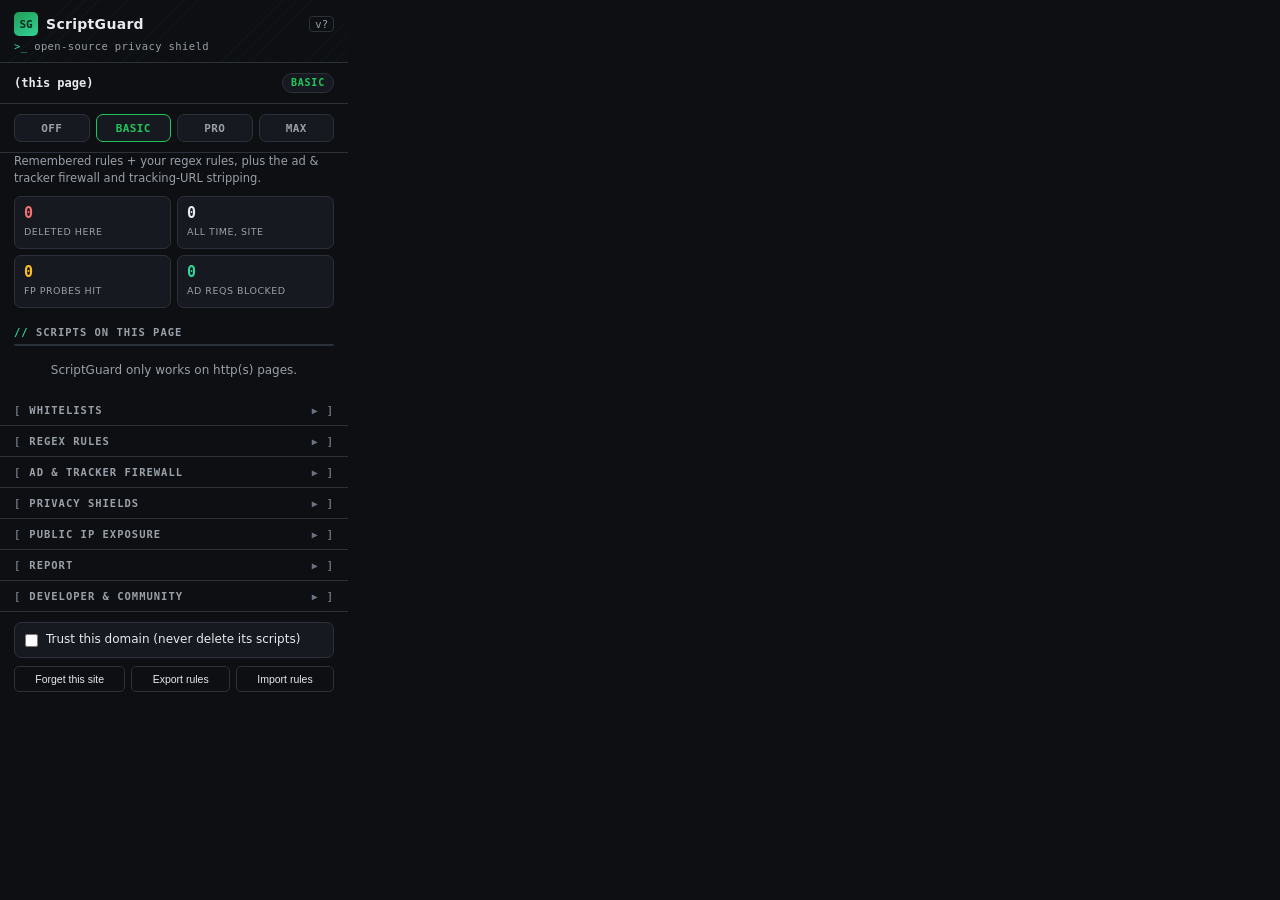
<file: scriptguard v1.0.0/popup.html>
<!DOCTYPE html>
<html lang="en">
<head>
  <meta charset="utf-8">
  <title>ScriptGuard</title>
  <style>
    /*
     * ScriptGuard popup styles.
     * Terminal-like: dark theme, monospace data, ASCII-flavoured borders.
     * Plain, readable CSS on purpose - no frameworks, no build step.
     */

    :root {
      --bg: #0d0f12;
      --panel: #16191f;
      --panel-2: #1b1f26;
      --border: #2c3038;
      --text: #e8eaed;
      --muted: #9aa0a8;
      --accent: #34d399;
      --accent-dark: #1f9d55;
      --good: #22c55e;
      --blue: #3b82f6;
      --warn: #fbbf24;
      --danger: #f87171;
      --idle: #6b7280;
      --mono: ui-monospace, "SF Mono", "Cascadia Mono", Consolas, monospace;
    }

    * { box-sizing: border-box; margin: 0; padding: 0; }

    body {
      width: 348px;
      max-height: 560px;
      overflow-y: auto;
      background: var(--bg);
      color: var(--text);
      font: 13px/1.45 system-ui, -apple-system, "Segoe UI", sans-serif;
    }

    body::-webkit-scrollbar { width: 8px; }
    body::-webkit-scrollbar-thumb { background: var(--border); border-radius: 4px; }

    header {
      padding: 12px 14px 10px;
      border-bottom: 1px solid var(--border);
      background: repeating-linear-gradient(
        -45deg,
        transparent 0 9px,
        rgba(52, 211, 153, 0.03) 9px 10px
      );
    }
    .brand { display: flex; align-items: center; gap: 8px; }
    .logo {
      width: 24px; height: 24px;
      border-radius: 5px;
      background: linear-gradient(145deg, #1f9d55, #34d399);
      display: inline-flex; align-items: center; justify-content: center;
      font: 700 11px var(--mono); color: #06281a;
      flex: none;
    }
    header h1 { font-size: 14px; font-weight: 700; letter-spacing: .3px; }
    header .ver {
      color: var(--muted); font: 10.5px var(--mono); margin-left: auto;
      border: 1px solid var(--border); border-radius: 4px; padding: 1px 5px;
    }
    header .tagline {
      margin-top: 4px;
      color: var(--muted); font: 10.5px var(--mono);
      letter-spacing: .4px;
    }
    header .tagline::before { content: ">_ "; color: var(--accent); }

    .site {
      padding: 10px 14px;
      border-bottom: 1px solid var(--border);
      display: flex; align-items: center; gap: 8px;
    }
    .site .domain { font: 600 12px var(--mono); word-break: break-all; }
    .site .mode-chip {
      margin-left: auto; flex: none;
      font: 10px/1 var(--mono); font-weight: 700; letter-spacing: .8px;
      padding: 4px 8px; border-radius: 999px;
      background: var(--panel); border: 1px solid var(--border);
    }
    .mode-chip.m-OFF     { color: var(--idle); }
    .mode-chip.m-BASIC   { color: var(--good); }
    .mode-chip.m-PRO     { color: var(--warn); }
    .mode-chip.m-MAXIMUM { color: var(--danger); }

    /* ---- mode selector ---- */
    .modes {
      display: grid;
      grid-template-columns: repeat(4, 1fr);
      gap: 6px;
      padding: 10px 14px;
      border-bottom: 1px solid var(--border);
    }
    .mode-btn {
      border: 1px solid var(--border);
      background: var(--panel);
      color: var(--muted);
      border-radius: 7px;
      padding: 7px 0 6px;
      font: 700 11px var(--mono); letter-spacing: .4px;
      cursor: pointer;
      transition: border-color .15s, color .15s;
    }
    .mode-btn:hover { color: var(--text); }
    .mode-btn.active.m-OFF     { color: var(--idle);   border-color: var(--idle); }
    .mode-btn.active.m-BASIC   { color: var(--good);   border-color: var(--good); }
    .mode-btn.active.m-PRO     { color: var(--warn);   border-color: var(--warn); }
    .mode-btn.active.m-MAXIMUM { color: var(--danger); border-color: var(--danger); }
    .mode-hint {
      padding: 0 14px 10px;
      color: var(--muted); font-size: 11.5px;
      min-height: 16px;
    }

    /* ---- counters ---- */
    .stats {
      display: grid; grid-template-columns: 1fr 1fr;
      gap: 6px; padding: 0 14px 10px;
    }
    .stat {
      background: var(--panel); border: 1px solid var(--border);
      border-radius: 7px; padding: 7px 9px;
    }
    .stat b { font: 700 15px var(--mono); display: block; }
    .stat span { color: var(--muted); font-size: 9.5px; text-transform: uppercase; letter-spacing: .5px; }
    .stat.deleted b { color: var(--danger); }
    .stat.fp b { color: var(--warn); }
    .stat.net b { color: var(--accent); }

    /* ---- ad & tracker firewall ---- */
    .fw-row {
      display: flex; align-items: center; justify-content: space-between; gap: 8px;
    }
    .fw-row .k { font: 10.5px var(--mono); color: var(--muted); }
    .fw-row select {
      background: var(--panel); border: 1px solid var(--border); color: var(--text);
      font: 10.5px var(--mono); border-radius: 6px; padding: 4px 6px;
    }
    .fw-row select:focus { outline: none; border-color: var(--accent-dark); }
    label.fw-check {
      display: flex; align-items: center; gap: 8px;
      font: 10.5px var(--mono); color: var(--text); cursor: pointer;
    }
    label.fw-check input { accent-color: var(--accent); }
    .fw-net {
      display: flex; gap: 6px; flex-wrap: wrap;
    }
    .fw-net span {
      font: 700 9.5px var(--mono); letter-spacing: .6px; text-transform: uppercase;
      padding: 2px 7px; border-radius: 999px; border: 1px solid;
    }
    .fw-net span.on { color: var(--accent); border-color: rgba(52, 211, 153, .5); }
    .fw-net span.off { color: var(--idle); border-color: var(--border); }

    /* ---- script list ---- */
    .section-title {
      padding: 8px 14px 6px;
      font: 700 10.5px var(--mono); letter-spacing: 1px;
      text-transform: uppercase; color: var(--muted);
    }
    .section-title::before { content: "// "; color: var(--accent); }
    .scripts {
      max-height: 200px; overflow-y: auto;
      margin: 0 14px; border: 1px solid var(--border); border-radius: 8px;
      background: var(--panel);
    }
    .scripts::-webkit-scrollbar { width: 8px; }
    .scripts::-webkit-scrollbar-thumb { background: var(--border); border-radius: 4px; }
    .script-item { padding: 8px 10px; border-bottom: 1px solid var(--border); }
    .script-item:last-child { border-bottom: none; }
    .row1 { display: flex; align-items: center; gap: 6px; }
    .dot { width: 7px; height: 7px; border-radius: 50%; flex: none; }
    .dot.blocked { background: var(--danger); }
    .dot.pending { background: var(--warn); }
    .dot.executed { background: var(--idle); }
    .dot.whitelisted { background: var(--accent); }
    .s-name {
      font: 11px var(--mono);
      overflow: hidden; text-overflow: ellipsis; white-space: nowrap;
      direction: rtl; text-align: left; /* keep the tail (filename) visible */
    }
    .s-type {
      flex: none; font: 700 9px var(--mono); letter-spacing: .5px;
      color: var(--muted); border: 1px solid var(--border);
      border-radius: 4px; padding: 1px 4px;
    }
    .s-reason { color: var(--muted); font-size: 10.5px; margin: 3px 0 0 13px; }
    .s-hint { color: var(--warn); font: 10px var(--mono); margin: 3px 0 0 13px; }
    .s-actions { display: flex; gap: 6px; margin: 6px 0 0 13px; }

    button.small {
      border: 1px solid var(--border); background: transparent; color: var(--text);
      font-size: 10.5px; padding: 3px 8px; border-radius: 5px; cursor: pointer;
      transition: background .15s, border-color .15s;
    }
    button.small:hover { background: #262a32; }
    button.small.primary { color: #06281a; background: var(--accent); border-color: var(--accent); font-weight: 600; }
    button.small.primary:hover { background: #2ecc8f; }
    button.small.danger { color: var(--danger); border-color: #4a2a2a; }

    .empty { padding: 16px 14px; color: var(--muted); text-align: center; font-size: 12px; }

    /* ---- collapsible sections ---- */
    details.sec { border-bottom: 1px solid var(--border); }
    details.sec:last-of-type { border-bottom: none; }
    details.sec > summary {
      list-style: none;
      display: flex; align-items: center; gap: 8px;
      padding: 9px 14px;
      cursor: pointer;
      font: 700 10.5px var(--mono); letter-spacing: 1px;
      text-transform: uppercase; color: var(--muted);
      user-select: none;
    }
    details.sec > summary::-webkit-details-marker { display: none; }
    details.sec > summary::before { content: "["; color: var(--idle); }
    details.sec > summary::after  { content: "]"; color: var(--idle); }
    details.sec > summary .chev { margin-left: auto; color: var(--idle); font-size: 10px; }
    details.sec[open] > summary { color: var(--text); }
    details.sec[open] > summary .chev { transform: rotate(90deg); }
    .sec-body { padding: 0 14px 12px; display: grid; gap: 8px; }

    /* ---- chips (whitelist / regex entries) ---- */
    .chips { display: flex; flex-wrap: wrap; gap: 6px; }
    .chip {
      display: inline-flex; align-items: center; gap: 5px;
      background: var(--panel-2); border: 1px solid var(--border);
      border-radius: 6px; padding: 3px 7px;
      font: 10.5px var(--mono); color: var(--text);
      max-width: 100%;
    }
    .chip .t { overflow: hidden; text-overflow: ellipsis; white-space: nowrap; max-width: 220px; }
    .chip button {
      border: none; background: transparent; color: var(--muted);
      cursor: pointer; font: 700 11px var(--mono); padding: 0 1px;
    }
    .chip button:hover { color: var(--danger); }

    .add-row { display: flex; gap: 6px; }
    .add-row input {
      flex: 1 1 auto; min-width: 0;
      background: var(--panel); border: 1px solid var(--border);
      border-radius: 6px; color: var(--text);
      font: 11px var(--mono); padding: 6px 8px;
    }
    .add-row input:focus { outline: none; border-color: var(--accent-dark); }
    .add-row button {
      flex: none;
      border: 1px solid var(--accent-dark); background: transparent; color: var(--accent);
      font: 600 10.5px var(--mono); padding: 5px 10px; border-radius: 6px; cursor: pointer;
    }
    .add-row button:hover { background: rgba(52, 211, 153, .12); }

    .hint-line { color: var(--muted); font-size: 10.5px; }
    .hint-line b { color: var(--text); font-weight: 600; }

    /* ---- privacy shields ---- */
    .shield-toggle {
      width: 100%;
      border: 1px solid var(--accent-dark);
      background: rgba(52, 211, 153, .08);
      color: var(--accent);
      font: 700 11px var(--mono); letter-spacing: .5px;
      padding: 8px 10px; border-radius: 7px; cursor: pointer;
    }
    .shield-toggle:hover { background: rgba(52, 211, 153, .16); }
    .shield-toggle[disabled] { border-color: var(--border); color: var(--idle); background: transparent; cursor: not-allowed; }
    .shield-toggle.off { border-color: #4a3a1a; color: var(--warn); background: rgba(251, 191, 36, .07); }
    .shield-row { display: flex; justify-content: space-between; gap: 8px; font: 10.5px var(--mono); }
    .shield-row .k { color: var(--muted); }
    .shield-row .v.on { color: var(--accent); }
    .shield-row .v.off { color: var(--idle); }

    /* ---- public IP exposure ---- */
    .ip-card {
      background: var(--panel); border: 1px solid var(--border);
      border-left: 3px solid var(--warn);
      border-radius: 7px; padding: 8px 10px;
      display: grid; gap: 5px;
    }
    .ip-card p { font-size: 11px; color: var(--text); }
    .ip-card p.dim { color: var(--muted); font-size: 10.5px; }
    .ip-badges { display: flex; gap: 6px; flex-wrap: wrap; margin-top: 2px; }
    .ip-badge {
      font: 700 9.5px var(--mono); letter-spacing: .6px; text-transform: uppercase;
      padding: 2px 7px; border-radius: 999px; border: 1px solid;
    }
    .ip-badge.warn { color: var(--warn); border-color: rgba(251, 191, 36, .5); }
    .ip-badge.rec { color: var(--accent); border-color: rgba(52, 211, 153, .5); }

    /* ---- report ---- */
    pre.report {
      background: #0a0c0f; border: 1px solid var(--border);
      border-radius: 7px; padding: 8px 10px;
      font: 10px/1.5 var(--mono); color: var(--accent);
      white-space: pre-wrap; word-break: break-word;
      max-height: 180px; overflow-y: auto;
      display: none;
    }
    pre.report.show { display: block; }
    pre.report::-webkit-scrollbar { width: 8px; }
    pre.report::-webkit-scrollbar-thumb { background: var(--border); border-radius: 4px; }
    .report-actions { display: flex; gap: 6px; }
    .report-actions button { flex: 1; padding: 6px 8px; text-align: center; }

    /* ---- community ---- */
    .comm { display: grid; grid-template-columns: 1fr 1fr; gap: 6px; }
    .comm a {
      display: flex; align-items: center; gap: 7px;
      background: var(--panel); border: 1px solid var(--border);
      border-radius: 7px; padding: 7px 9px;
      color: var(--text); text-decoration: none; font-size: 11px; font-weight: 600;
      transition: border-color .15s;
    }
    .comm a:hover { border-color: var(--accent-dark); }
    .comm a .ic { font: 700 10px var(--mono); color: var(--accent); flex: none; }
    .comm a.wide { grid-column: 1 / -1; }
    .src-btn {
      display: flex; align-items: center; justify-content: center; gap: 7px;
      border: 1px dashed var(--accent-dark); border-radius: 7px;
      color: var(--accent); text-decoration: none;
      font: 600 11px var(--mono); padding: 7px 9px;
    }
    .src-btn:hover { background: rgba(52, 211, 153, .1); }

    /* ---- footer actions ---- */
    .foot { padding: 10px 14px 12px; display: grid; gap: 8px; border-top: 1px solid var(--border); }
    .foot-row { display: flex; gap: 6px; flex-wrap: wrap; }
    .foot button.small { flex: 1 1 auto; padding: 6px 8px; text-align: center; }
    label.trust {
      display: flex; align-items: center; gap: 8px;
      background: var(--panel); border: 1px solid var(--border);
      border-radius: 7px; padding: 8px 10px; cursor: pointer;
      font-size: 12px;
    }
    label.trust input { accent-color: var(--accent); }
    .toast {
      position: fixed; left: 50%; bottom: 12px; transform: translateX(-50%);
      background: #0b0d10; border: 1px solid var(--accent-dark); color: var(--text);
      padding: 6px 12px; border-radius: 999px; font-size: 11.5px;
      opacity: 0; pointer-events: none; transition: opacity .25s;
      white-space: nowrap; max-width: 92%; overflow: hidden; text-overflow: ellipsis;
      z-index: 10;
    }
    .toast.show { opacity: 1; }
  </style>
</head>
<body>
  <header>
    <div class="brand">
      <span class="logo" aria-hidden="true">SG</span>
      <h1>ScriptGuard</h1>
      <span class="ver" id="ver">v&hellip;</span>
    </div>
    <p class="tagline">open-source privacy shield</p>
  </header>

  <div class="site">
    <span class="domain" id="domain">&hellip;</span>
    <span class="mode-chip" id="modeChip">BASIC</span>
  </div>

  <div class="modes" role="group" aria-label="Privacy mode">
    <button class="mode-btn m-OFF"     data-mode="OFF">OFF</button>
    <button class="mode-btn m-BASIC"   data-mode="BASIC">BASIC</button>
    <button class="mode-btn m-PRO"     data-mode="PRO">PRO</button>
    <button class="mode-btn m-MAXIMUM" data-mode="MAXIMUM">MAX</button>
  </div>
  <p class="mode-hint" id="modeHint"></p>

  <div class="stats" aria-live="polite">
    <div class="stat deleted"><b id="statDeleted">0</b><span>deleted here</span></div>
    <div class="stat"><b id="statSite">0</b><span>all time, site</span></div>
    <div class="stat fp"><b id="statFp">0</b><span>fp probes hit</span></div>
    <div class="stat net"><b id="statNet">0</b><span>ad reqs blocked</span></div>
  </div>

  <p class="section-title">Scripts on this page</p>
  <div class="scripts" id="scriptList" role="list" aria-label="Detected scripts"></div>
  <p class="empty" id="emptyMsg" hidden></p>

  <!-- ===== whitelists ===== -->
  <details class="sec" id="secWhitelists">
    <summary>Whitelists <span class="chev">&#9654;</span></summary>
    <div class="sec-body">
      <p class="hint-line"><b>Global whitelist</b> - allowed on every site (BASIC + PRO only).</p>
      <div class="chips" id="globalWhitelistChips"></div>
      <div class="add-row">
        <input type="text" id="globalAdd" placeholder="pattern, e.g. *cdn.example.net/*" aria-label="Add global whitelist pattern">
        <button id="globalAddBtn">Add</button>
      </div>
      <p class="hint-line"><b>Site whitelist</b> - allowed on <span id="siteKeyLabel">this site</span> only.</p>
      <div class="chips" id="siteWhitelistChips"></div>
      <div class="add-row">
        <input type="text" id="siteAdd" placeholder="pattern for this domain" aria-label="Add site whitelist pattern">
        <button id="siteAddBtn">Add</button>
      </div>
    </div>
  </details>

  <!-- ===== regex rules ===== -->
  <details class="sec" id="secRegex">
    <summary>Regex rules <span class="chev">&#9654;</span></summary>
    <div class="sec-body">
      <p class="hint-line">Scripts matching a regex are <b>deleted</b> in BASIC and PRO. MAXIMUM deletes everything anyway.</p>
      <div class="chips" id="regexChips"></div>
      <div class="add-row">
        <input type="text" id="regexAdd" placeholder="/analytics|telemetry/  (RegExp source)" aria-label="Add regex rule" spellcheck="false">
        <button id="regexAddBtn">Add</button>
      </div>
    </div>
  </details>

  <!-- ===== ad & tracker firewall ===== -->
  <details class="sec" id="secFirewall">
    <summary>Ad &amp; tracker firewall <span class="chev">&#9654;</span></summary>
    <div class="sec-body">
      <div class="fw-row">
        <span class="k">ad &amp; tracker requests</span>
        <select id="adBlockMode" aria-label="Ad firewall mode">
          <option value="armed">block in BASIC, PRO &amp; MAX</option>
          <option value="off">do not block</option>
        </select>
      </div>
      <label class="fw-check">
        <input type="checkbox" id="stripTracking">
        <span>Strip tracking URLs (utm_*, fbclid, gclid &hellip;)</span>
      </label>
      <label class="fw-check">
        <input type="checkbox" id="gpcToggle">
        <span>Send Global Privacy Control (GPC + DNT)</span>
      </label>
      <label class="fw-check">
        <input type="checkbox" id="autoWipe">
        <span>Auto-wipe site data when its tab closes</span>
      </label>
      <div class="fw-net">
        <span class="off" id="fwState">FIREWALL IDLE</span>
        <span class="off" id="fwTab">0 this tab</span>
        <span class="off" id="fwSite">0 all time</span>
      </div>
      <p class="hint-line">Blocks ad iframes, banners, beacons and tracking domains at the network layer - before anything is downloaded.</p>
    </div>
  </details>

  <!-- ===== privacy shields ===== -->
  <details class="sec" id="secShields">
    <summary>Privacy shields <span class="chev">&#9654;</span></summary>
    <div class="sec-body">
      <button class="shield-toggle" id="shieldToggle">Disable WebRTC &amp; Blob</button>
      <div class="shield-row"><span class="k">webrtc (RTCPeerConnection / STUN / ICE)</span><span class="v" id="shieldWebrtc">-</span></div>
      <div class="shield-row"><span class="k">blob (createObjectURL / blob: workers)</span><span class="v" id="shieldBlob">-</span></div>
      <div class="shield-row"><span class="k">fingerprint requests</span><span class="v" id="fpLevel">-</span></div>
      <div class="shield-row"><span class="k">canvas/webgl/audio probes hit</span><span class="v" id="fpCount">0</span></div>
      <div class="shield-row"><span class="k">cross-site WebSocket/beacon channels</span><span class="v" id="channelLevel">-</span></div>
      <div class="shield-row"><span class="k">privacy API hardening hits</span><span class="v" id="privacyCount">0</span></div>
      <div class="shield-row"><span class="k">ad iframes/images removed here</span><span class="v" id="adCount">0</span></div>
      <p class="hint-line" id="shieldHint">Shields arm automatically in PRO and MAXIMUM modes.</p>
    </div>
  </details>

  <!-- ===== public IP exposure ===== -->
  <details class="sec" id="secIp">
    <summary>Public IP exposure <span class="chev">&#9654;</span></summary>
    <div class="sec-body">
      <div class="ip-card">
        <p>Your public IP is visible to websites.</p>
        <p class="dim">ScriptGuard blocks browser IP leaks (WebRTC, blob workers, fingerprint requests), but it <b>cannot hide or spoof your public IP</b>. Only a VPN, Tor or a proxy can do that.</p>
        <div class="ip-badges">
          <span class="ip-badge warn" id="ipStatus">IP EXPOSED</span>
          <span class="ip-badge rec" id="vpnBadge" hidden>VPN RECOMMENDED</span>
        </div>
      </div>
    </div>
  </details>

  <!-- ===== report ===== -->
  <details class="sec" id="secReport">
    <summary>Report <span class="chev">&#9654;</span></summary>
    <div class="sec-body">
      <p class="hint-line">Generate a plain-text report to copy &amp; paste anywhere. Nothing is sent automatically - no telemetry, ever.</p>
      <div class="report-actions">
        <button class="small primary" id="genReport">Generate report</button>
        <button class="small" id="copyReport" disabled>Copy</button>
      </div>
      <pre class="report" id="reportOut" tabindex="0"></pre>
    </div>
  </details>

  <!-- ===== developer & community ===== -->
  <details class="sec" id="secComm">
    <summary>Developer &amp; community <span class="chev">&#9654;</span></summary>
    <div class="sec-body">
      <a class="src-btn" href="https://github.com/TuffyCoder/ScriptGuard" target="_blank" rel="noopener noreferrer">&#9679; Source code - github.com/TuffyCoder/ScriptGuard</a>
      <div class="comm">
        <a href="https://github.com/TuffyCoder" target="_blank" rel="noopener noreferrer"><span class="ic">gh</span> GitHub</a>
        <a href="https://www.youtube.com/@TuffyCoder" target="_blank" rel="noopener noreferrer"><span class="ic">yt</span> YouTube</a>
        <a href="https://reddit.com/user/FrostByteCreator" target="_blank" rel="noopener noreferrer"><span class="ic">rd</span> Reddit</a>
        <a href="https://tiktok.com/TuffyCoderdev" target="_blank" rel="noopener noreferrer"><span class="ic">tt</span> TikTok</a>
      </div>
      <p class="hint-line">GPLv3 licensed. 100% open source - audit every line, no telemetry, no accounts.</p>
    </div>
  </details>

  <div class="foot">
    <label class="trust">
      <input type="checkbox" id="trustToggle">
      <span>Trust this domain (never delete its scripts)</span>
    </label>
    <div class="foot-row">
      <button class="small" id="resetSite">Forget this site</button>
      <button class="small" id="exportBtn">Export rules</button>
      <button class="small" id="importBtn">Import rules</button>
      <input type="file" id="importFile" accept="application/json,.json" hidden>
    </div>
  </div>

  <div class="toast" id="toast" role="status"></div>

  <script src="popup.js"></script>
</body>
</html>
</file>
<file: scriptguard-website/styles.css>
/* ============================================================
   ScriptGuard website — dark terminal theme, mode colors,
   mobile-first, zero frameworks.
   ============================================================ */

:root {
  --bg: #0d0f12;
  --bg-alt: #12151a;
  --panel: #16191f;
  --panel-2: #1b1f26;
  --border: #2c3038;
  --text: #e8eaed;
  --muted: #9aa0a8;
  --accent: #34d399;
  --accent-dark: #1f9d55;
  --good: #22c55e;
  --warn: #f59e0b;
  --danger: #ef4444;
  --idle: #6b7280;
  --mono: ui-monospace, "SF Mono", "Cascadia Mono", Consolas, monospace;
  --sans: system-ui, -apple-system, "Segoe UI", Roboto, sans-serif;
}

* { box-sizing: border-box; margin: 0; padding: 0; }

html { scroll-behavior: smooth; }
@media (prefers-reduced-motion: reduce) {
  html { scroll-behavior: auto; }
  *, *::before, *::after { animation: none !important; transition: none !important; }
}

body {
  background: var(--bg);
  color: var(--text);
  font: 16px/1.65 var(--sans);
  overflow-x: hidden;
}

img { max-width: 100%; height: auto; }
a { color: var(--accent); }
code {
  font: 0.9em var(--mono);
  background: var(--panel-2);
  border: 1px solid var(--border);
  border-radius: 5px;
  padding: 1px 6px;
}

.container { width: min(1120px, 92%); margin: 0 auto; }
.container-narrow { width: min(820px, 92%); }

h1, h2, h3 { line-height: 1.25; }
.h2 { font-size: clamp(1.5rem, 3.5vw, 2.1rem); margin-bottom: 12px; letter-spacing: -0.02em; }
.h3 { font-size: 1.15rem; margin: 26px 0 8px; color: var(--accent); }
.muted { color: var(--muted); }
.small { font-size: 0.85rem; }

.section { padding: 64px 0; }
.section-alt {
  background:
    repeating-linear-gradient(-45deg, transparent 0 14px, rgba(52, 211, 153, 0.025) 14px 15px),
    var(--bg-alt);
  border-block: 1px solid var(--border);
}

/* ---------- buttons ---------- */
.btn {
  display: inline-flex; align-items: center; gap: 8px;
  border-radius: 9px; text-decoration: none; cursor: pointer;
  font-weight: 700; font-size: 0.95rem;
  padding: 10px 18px;
  border: 1px solid var(--border);
  transition: transform .15s ease, box-shadow .15s ease, background .15s ease;
}
.btn:hover { transform: translateY(-2px); }
.btn-primary {
  background: linear-gradient(145deg, var(--accent-dark), var(--accent));
  color: #06281a; border-color: transparent;
  box-shadow: 0 6px 22px rgba(52, 211, 153, 0.25);
}
.btn-primary:hover { box-shadow: 0 10px 30px rgba(52, 211, 153, 0.4); }
.btn-ghost { color: var(--text); background: var(--panel); }
.btn-ghost:hover { border-color: var(--accent-dark); }
.btn-lg { padding: 14px 26px; font-size: 1.05rem; }
.btn-sm { padding: 7px 14px; font-size: 0.85rem; }
.btn-nav { padding: 8px 16px; font-size: 0.88rem; }

/* ---------- header ---------- */
.site-header {
  position: sticky; top: 0; z-index: 50;
  background: rgba(13, 15, 18, 0.92);
  backdrop-filter: blur(8px);
  border-bottom: 1px solid var(--border);
}
.site-header.is-scrolled { box-shadow: 0 6px 24px rgba(0, 0, 0, 0.45); }
.nav { display: flex; align-items: center; gap: 16px; min-height: 62px; }
.brand {
  display: flex; align-items: center; gap: 10px;
  font-weight: 800; font-size: 1.15rem; color: var(--text); text-decoration: none;
  letter-spacing: -0.02em;
}
.brand-logo { border-radius: 8px; box-shadow: 0 2px 8px rgba(0, 0, 0, 0.4); }
.nav-links { display: flex; align-items: center; gap: 20px; margin-left: auto; }
.nav-links > a:not(.btn) {
  color: var(--muted); text-decoration: none; font-weight: 600; font-size: 0.95rem;
}
.nav-links > a:not(.btn):hover { color: var(--text); }
.nav-toggle {
  display: none; margin-left: auto;
  background: var(--panel); color: var(--text);
  border: 1px solid var(--border); border-radius: 8px;
  font-size: 1.2rem; padding: 6px 12px; cursor: pointer;
}

@media (max-width: 860px) {
  .nav-toggle { display: block; }
  .nav-links {
    display: none;
    position: absolute; top: 62px; left: 0; right: 0;
    flex-direction: column; align-items: stretch; gap: 4px;
    background: var(--bg);
    border-bottom: 1px solid var(--border);
    padding: 12px 4%;
  }
  .nav-links.is-open { display: flex; }
  .nav-links > a:not(.btn) { padding: 10px 6px; border-radius: 8px; }
  .nav-links > a:not(.btn):hover { background: var(--panel); }
  .btn-nav { justify-content: center; margin-top: 6px; }
}

/* ---------- hero ---------- */
.hero {
  padding: 72px 0 56px;
  background:
    radial-gradient(700px 340px at 80% -10%, rgba(52, 211, 153, 0.12), transparent 65%),
    radial-gradient(500px 300px at 5% 110%, rgba(59, 130, 246, 0.07), transparent 60%),
    var(--bg);
}
.hero-grid { display: grid; grid-template-columns: 1.35fr 1fr; gap: 40px; align-items: center; }
.eyebrow {
  font: 700 0.78rem var(--mono); letter-spacing: 1.5px; text-transform: uppercase;
  color: var(--accent); margin-bottom: 14px;
}
.hero h1 { font-size: clamp(1.8rem, 4.6vw, 2.9rem); letter-spacing: -0.03em; margin-bottom: 16px; }
.lede { color: var(--muted); font-size: 1.06rem; max-width: 62ch; }
.hero-ctas { display: flex; flex-wrap: wrap; gap: 12px; margin: 24px 0 18px; }
.trust-strip {
  display: flex; flex-wrap: wrap; gap: 8px 18px; list-style: none;
  color: var(--muted); font-size: 0.85rem; font-family: var(--mono);
}
.hero-visual { display: flex; justify-content: center; }
.shield-card {
  background: var(--panel); border: 1px solid var(--border); border-radius: 20px;
  padding: 30px 34px; text-align: center;
  box-shadow: 0 24px 60px rgba(0, 0, 0, 0.5);
  transform: rotate(3deg);
  animation: float 6s ease-in-out infinite;
}
@keyframes float { 0%, 100% { transform: rotate(3deg) translateY(0); } 50% { transform: rotate(3deg) translateY(-10px); } }
.shield-caption { margin-top: 14px; font: 0.8rem var(--mono); color: var(--muted); }
.shield-caption b { color: var(--accent); }

/* ---------- chips ---------- */
.chip-groups { display: grid; gap: 22px; margin-top: 18px; }
.chip-title {
  font: 700 0.8rem var(--mono); letter-spacing: 1.2px; text-transform: uppercase;
  color: var(--accent); margin-bottom: 10px;
}
.chip-title::before { content: "// "; color: var(--idle); }
.chips { display: flex; flex-wrap: wrap; gap: 8px; }
.chip {
  background: var(--panel); border: 1px solid var(--border); border-radius: 999px;
  padding: 6px 14px; font-size: 0.85rem; color: var(--text);
}
.chip-geo { border-color: rgba(59, 130, 246, 0.4); }
.chips-lsi .chip { font-family: var(--mono); font-size: 0.8rem; color: var(--muted); }
.chips-lsi .chip:hover { color: var(--text); border-color: var(--accent-dark); }

/* ---------- mode demo ---------- */
.mode-demo {
  margin-top: 24px; background: var(--panel); border: 1px solid var(--border);
  border-radius: 16px; padding: 22px; max-width: 760px;
}
.mode-buttons { display: flex; flex-wrap: wrap; gap: 8px; margin-bottom: 20px; }
.mode-btn {
  flex: 1 1 100px;
  background: var(--bg); color: var(--muted);
  border: 1px solid var(--border); border-radius: 10px;
  font: 700 0.9rem var(--mono); letter-spacing: 0.5px;
  padding: 10px; cursor: pointer; transition: all .15s ease;
}
.mode-btn:hover { color: var(--text); }
.mode-btn[data-mode="OFF"].is-active      { color: #d1d5db; border-color: var(--idle);   box-shadow: 0 0 0 1px var(--idle); }
.mode-btn[data-mode="BASIC"].is-active    { color: var(--good);  border-color: var(--good);   box-shadow: 0 0 0 1px var(--good); }
.mode-btn[data-mode="PRO"].is-active      { color: var(--warn);  border-color: var(--warn);   box-shadow: 0 0 0 1px var(--warn); }
.mode-btn[data-mode="MAXIMUM"].is-active  { color: var(--danger); border-color: var(--danger); box-shadow: 0 0 0 1px var(--danger); }
.mode-panel { display: flex; gap: 24px; align-items: flex-start; }
.mode-icon { border-radius: 22px; box-shadow: 0 14px 34px rgba(0, 0, 0, 0.45); flex: none; }
.mode-info h3 { margin-bottom: 8px; }
.mode-list { list-style: none; margin-top: 10px; display: grid; gap: 5px; color: var(--muted); font-size: 0.93rem; }
.cta-inline { margin-top: 22px; }

/* ---------- features ---------- */
.feature-grid {
  display: grid; grid-template-columns: repeat(auto-fit, minmax(300px, 1fr));
  gap: 16px; margin-top: 22px;
}
.feature-card {
  background: var(--panel); border: 1px solid var(--border); border-radius: 14px;
  padding: 20px 22px; transition: border-color .15s ease, transform .15s ease;
}
.feature-card:hover { border-color: var(--accent-dark); transform: translateY(-3px); }
.feature-card h3 { font-size: 1.02rem; margin-bottom: 10px; }
.feature-card ul { list-style: none; display: grid; gap: 7px; color: var(--muted); font-size: 0.92rem; }
.feature-card li::before { content: "▸ "; color: var(--accent); }

/* ---------- problem/solution/benefit ---------- */
.psb-grid { display: grid; grid-template-columns: repeat(auto-fit, minmax(300px, 1fr)); gap: 16px; margin-top: 20px; }
.psb {
  background: var(--panel); border: 1px solid var(--border); border-radius: 14px;
  padding: 20px 22px; display: grid; gap: 10px; font-size: 0.94rem;
}
.psb-problem { color: #fca5a5; }
.psb-solution { color: var(--text); }
.psb-benefit { color: var(--accent); }

/* ---------- comparison table ---------- */
.table-wrap { overflow-x: auto; margin-top: 20px; border: 1px solid var(--border); border-radius: 14px; }
.compare-table { width: 100%; border-collapse: collapse; min-width: 780px; font-size: 0.92rem; }
.compare-table th, .compare-table td { padding: 12px 14px; text-align: left; border-bottom: 1px solid var(--border); }
.compare-table thead th {
  background: var(--panel-2); font: 700 0.8rem var(--mono);
  letter-spacing: 0.6px; text-transform: uppercase; color: var(--muted);
  position: sticky; top: 0;
}
.compare-table tbody tr:nth-child(odd) { background: var(--panel); }
.compare-table td.yes { color: var(--accent); font-weight: 600; }
.compare-table td.part { color: var(--warn); }
.compare-table td.no { color: var(--idle); }
.compare-table td:first-child { font-weight: 600; }

/* ---------- FAQ ---------- */
.faq {
  background: var(--panel); border: 1px solid var(--border); border-radius: 12px;
  margin-bottom: 10px; overflow: hidden;
}
.faq summary {
  cursor: pointer; list-style: none; user-select: none;
  padding: 15px 18px; font-weight: 700; font-size: 0.98rem;
  display: flex; align-items: center; gap: 10px;
}
.faq summary::-webkit-details-marker { display: none; }
.faq summary::before { content: "▸"; color: var(--accent); transition: transform .15s ease; }
.faq[open] summary::before { transform: rotate(90deg); }
.faq[open] summary { color: var(--accent); }
.faq p { padding: 0 18px 16px 42px; color: var(--muted); font-size: 0.95rem; }
.faq p a { font-weight: 600; }

/* ---------- author / EEAT ---------- */
.author-card {
  display: flex; gap: 22px; align-items: flex-start;
  background: var(--panel); border: 1px solid var(--border); border-radius: 16px;
  padding: 24px; margin: 20px 0 26px; max-width: 780px;
}
.author-avatar { border-radius: 50%; border: 2px solid var(--accent-dark); flex: none; }
.author-card h3 { margin-bottom: 8px; }
.author-card p { color: var(--muted); font-size: 0.95rem; margin-bottom: 12px; }
.socials { display: flex; flex-wrap: wrap; gap: 10px; }
.social {
  display: inline-flex; align-items: center; gap: 7px;
  background: var(--panel-2); border: 1px solid var(--border); border-radius: 999px;
  color: var(--text); text-decoration: none; font-weight: 600; font-size: 0.85rem;
  padding: 7px 15px; transition: border-color .15s ease, color .15s ease;
}
.social:hover { border-color: var(--accent); color: var(--accent); }

.eeat-grid { display: grid; grid-template-columns: repeat(auto-fit, minmax(220px, 1fr)); gap: 14px; }
.eeat-item {
  display: grid; grid-template-columns: auto 1fr; grid-template-rows: auto auto;
  column-gap: 12px; align-items: center;
  background: var(--panel); border: 1px solid var(--border); border-radius: 12px;
  padding: 14px 16px; font-size: 0.9rem;
}
.eeat-item .eeat-icon { grid-row: 1 / 3; font-size: 1.4rem; }
.eeat-item b { font-size: 0.93rem; }
.eeat-item span { color: var(--muted); font-size: 0.82rem; }

/* ---------- follow the journey ---------- */
.follow-inner { text-align: center; }
.follow-inner .muted { max-width: 62ch; margin: 0 auto 26px; }
.follow-grid {
  display: grid; grid-template-columns: repeat(auto-fit, minmax(220px, 1fr));
  gap: 14px; max-width: 980px; margin: 0 auto;
}
.follow-card {
  display: grid; gap: 4px; justify-items: center;
  background: var(--panel); border: 1px solid var(--border); border-radius: 16px;
  padding: 22px 18px; text-decoration: none; color: var(--text);
  transition: border-color .15s ease, transform .15s ease, color .15s ease;
}
.follow-card svg { color: var(--accent); margin-bottom: 6px; }
.follow-card b { font-size: 1rem; }
.follow-card span { color: var(--muted); font-size: 0.84rem; }
.follow-card:hover { border-color: var(--accent); transform: translateY(-3px); }

.cta-review { margin-top: 18px; }
.cta-review a { color: var(--accent); }

/* ---------- CTA ---------- */
.cta-section {
  padding: 72px 0;
  background:
    radial-gradient(600px 300px at 50% 0%, rgba(52, 211, 153, 0.14), transparent 70%),
    var(--bg-alt);
  border-top: 1px solid var(--border);
  text-align: center;
}
.cta-inner h2 { font-size: clamp(1.6rem, 3.6vw, 2.3rem); margin-bottom: 12px; letter-spacing: -0.02em; }
.cta-inner p { color: var(--muted); max-width: 60ch; margin: 0 auto 26px; }
.cta-inner .hero-ctas { justify-content: center; }

/* ---------- footer ---------- */
.site-footer { border-top: 1px solid var(--border); padding: 48px 0 30px; background: var(--bg); }
.footer-grid { display: grid; grid-template-columns: 2fr 1fr 1fr 1.4fr; gap: 28px; }
.site-footer h3 { font-size: 0.85rem; font-family: var(--mono); letter-spacing: 1.2px; text-transform: uppercase; color: var(--muted); margin-bottom: 12px; }
.site-footer a { display: block; color: var(--text); text-decoration: none; font-size: 0.92rem; padding: 4px 0; }
.site-footer a.btn { display: inline-flex; margin-top: 8px; }
.site-footer a:hover { color: var(--accent); }
.footer-note { margin-top: 34px; padding-top: 18px; border-top: 1px solid var(--border); }
@media (max-width: 800px) { .footer-grid { grid-template-columns: 1fr 1fr; } }
@media (max-width: 480px) { .footer-grid { grid-template-columns: 1fr; } }

/* ---------- reveal animation ---------- */
.reveal { opacity: 0; transform: translateY(22px); transition: opacity .6s ease, transform .6s ease; }
.reveal.is-visible { opacity: 1; transform: none; }

/* ---------- responsive ---------- */
@media (max-width: 900px) {
  .hero-grid { grid-template-columns: 1fr; }
  .hero-visual { display: none; }
  .mode-panel { flex-direction: column; align-items: center; text-align: center; }
  .mode-list { text-align: left; }
}
</file>
